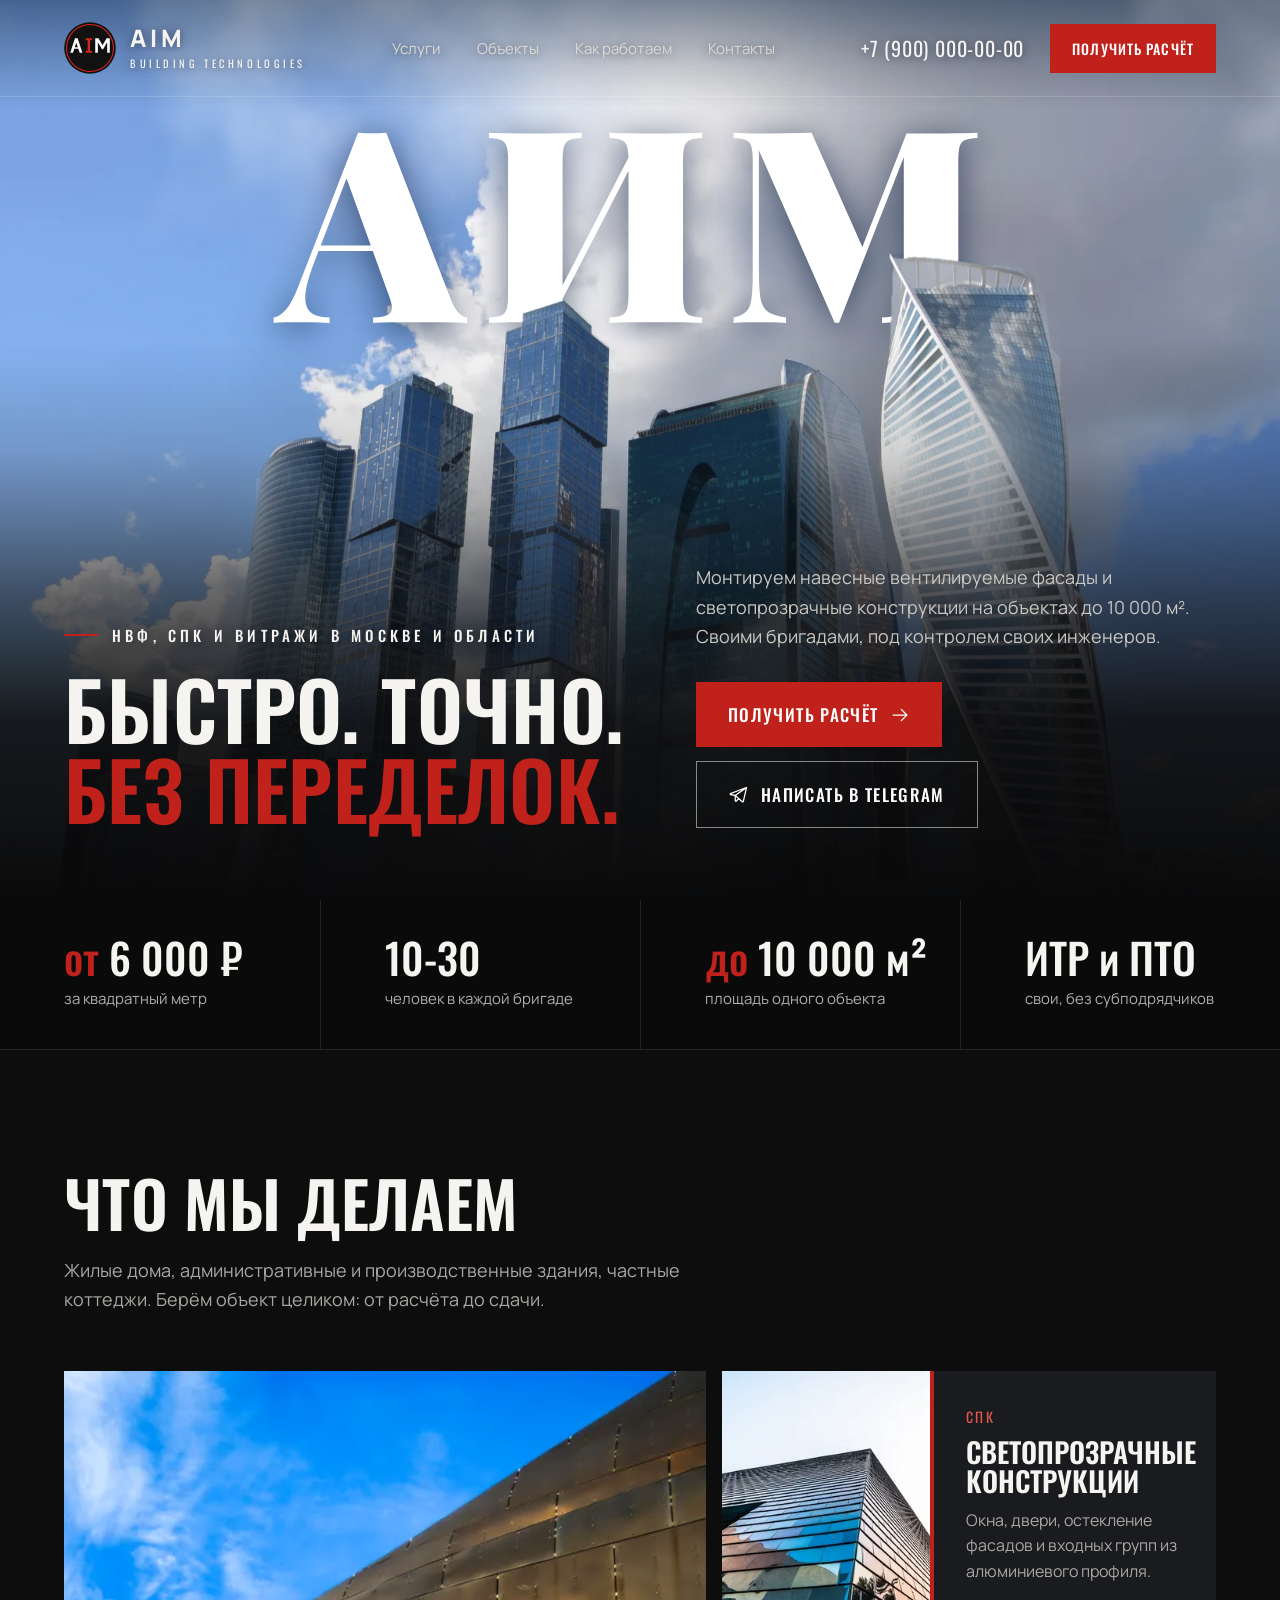
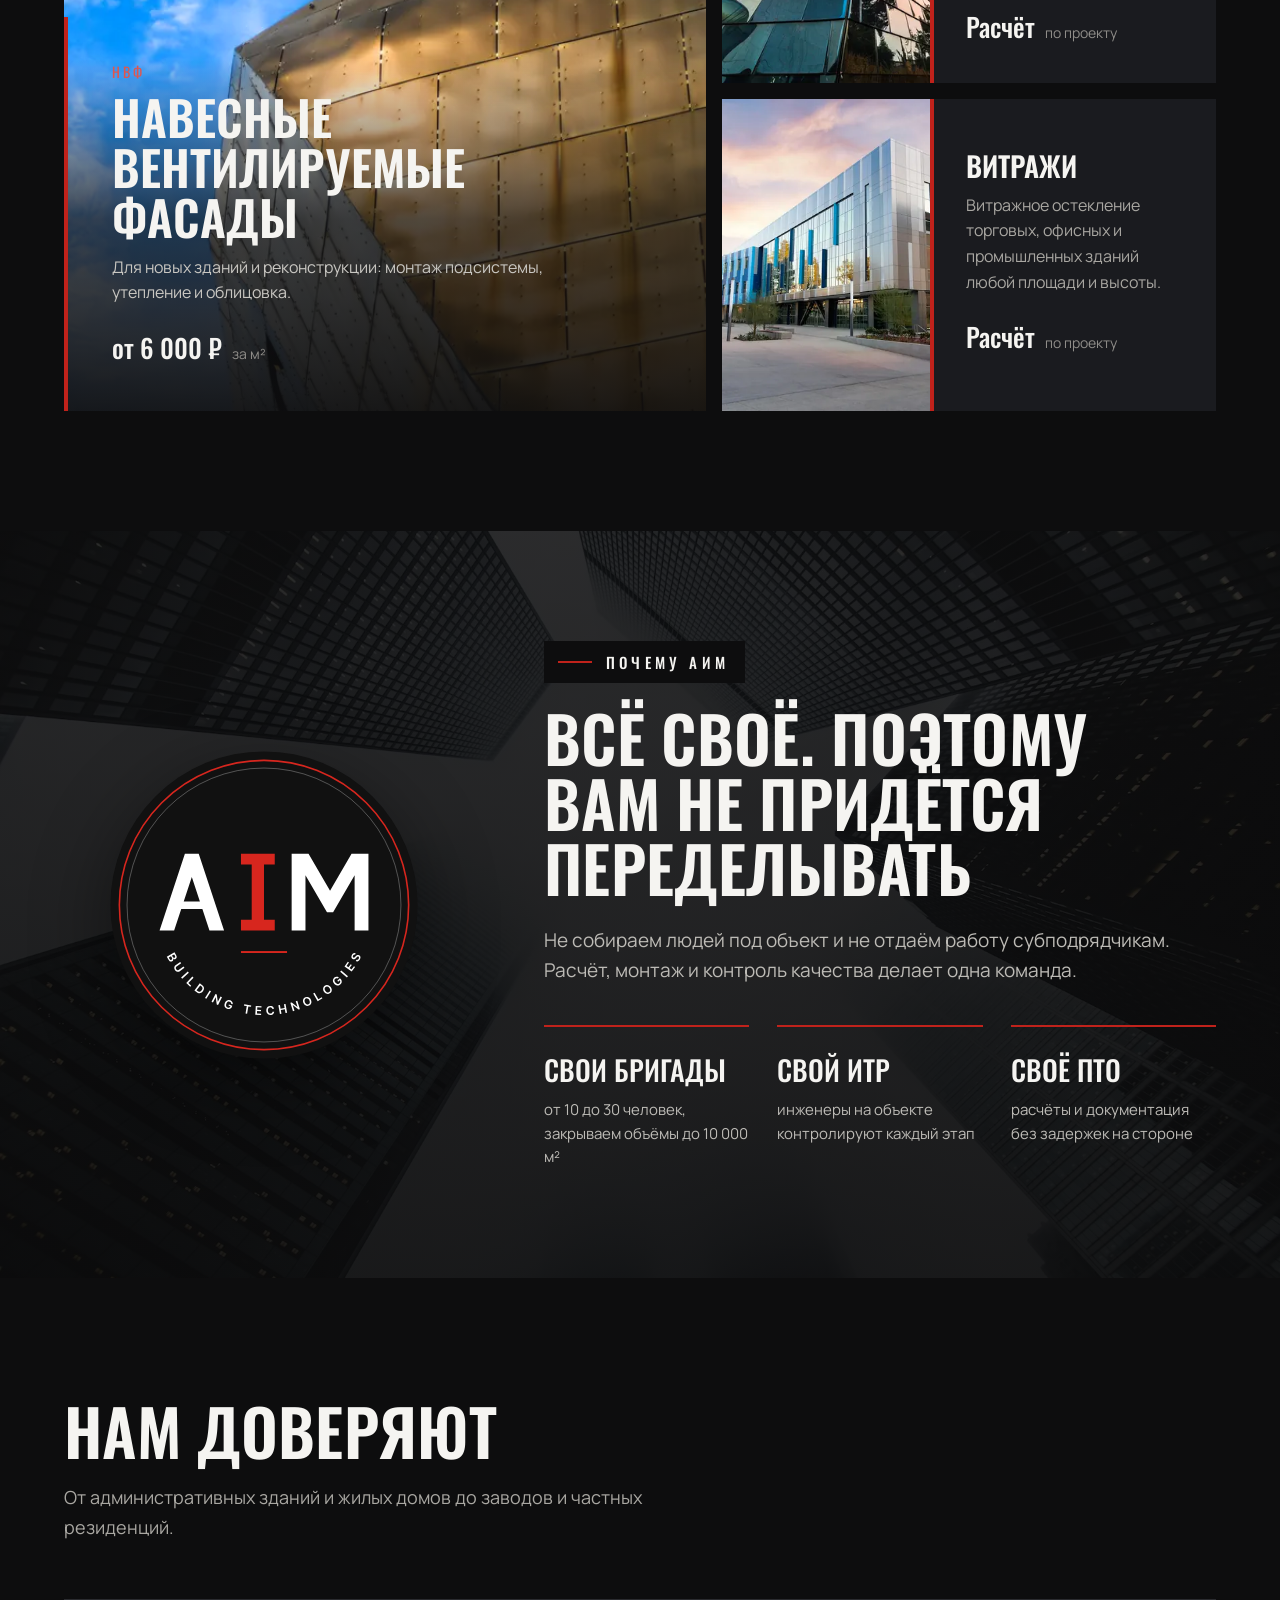
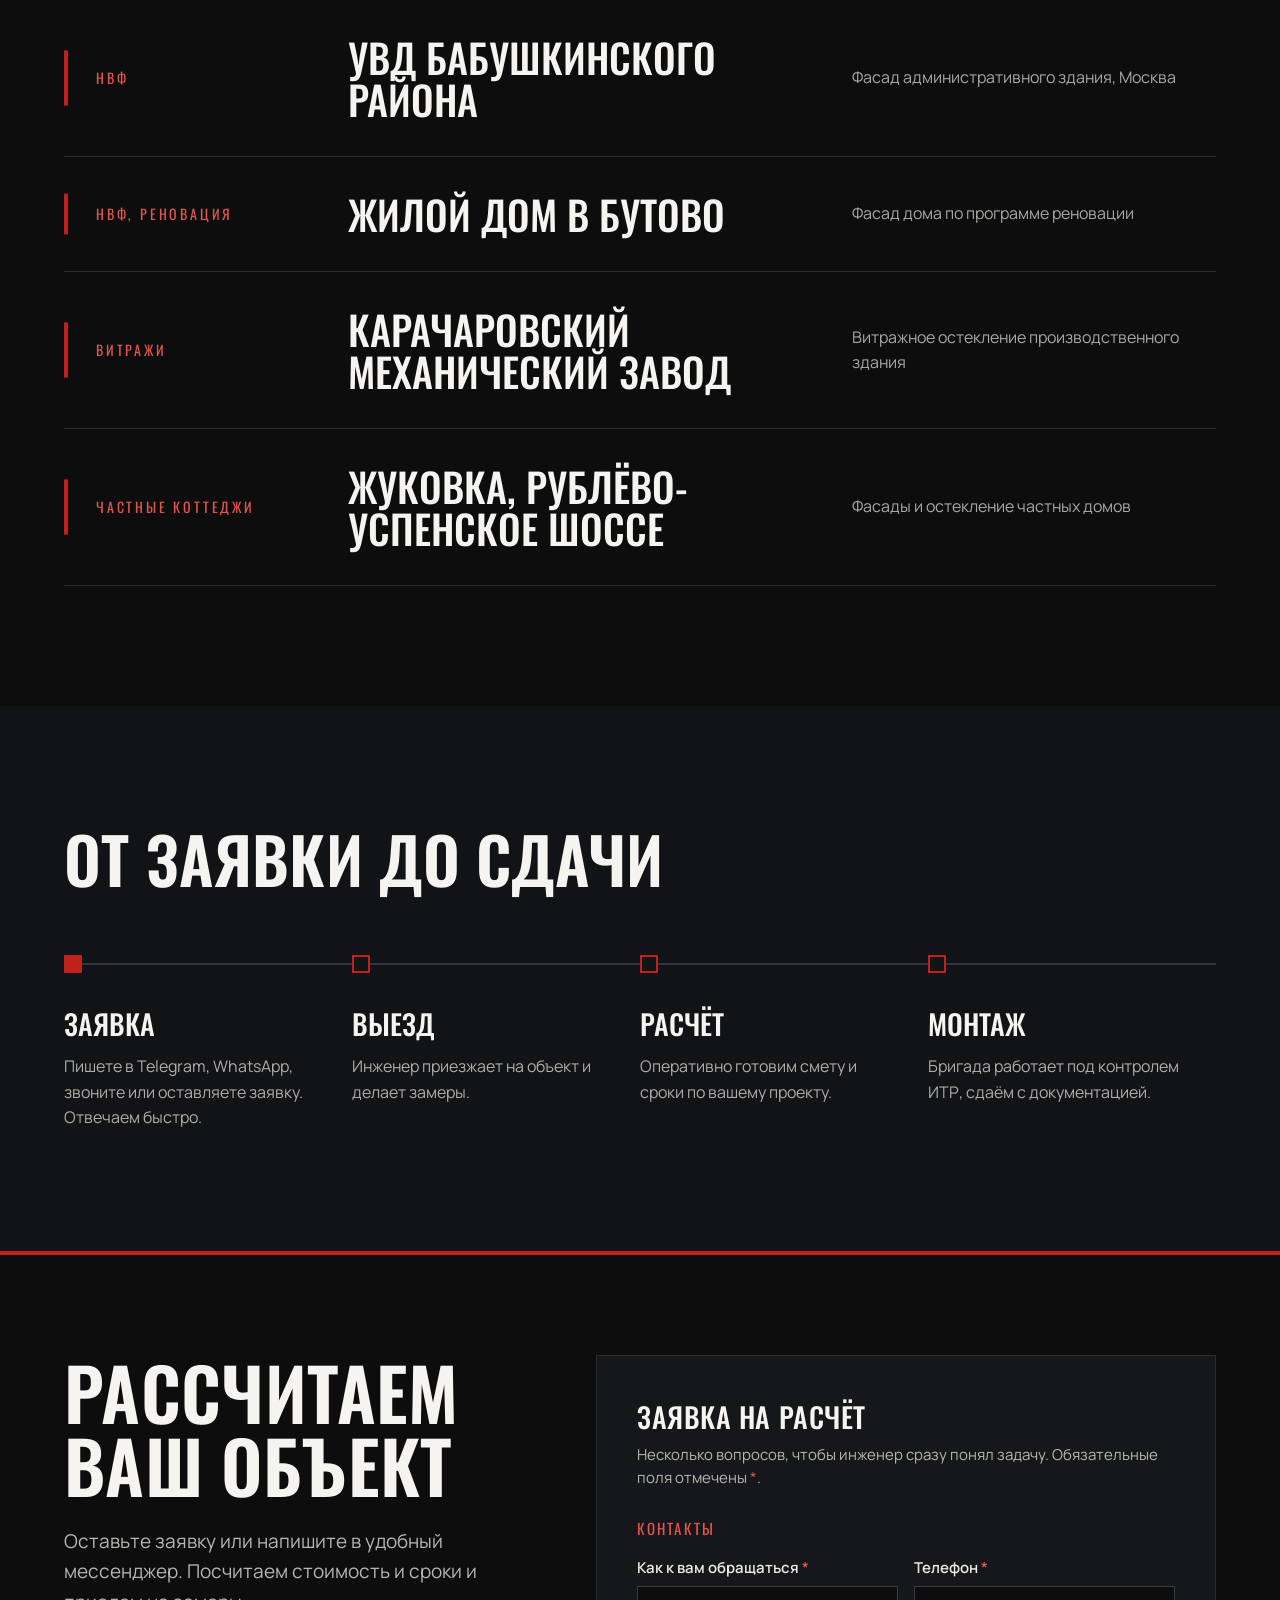
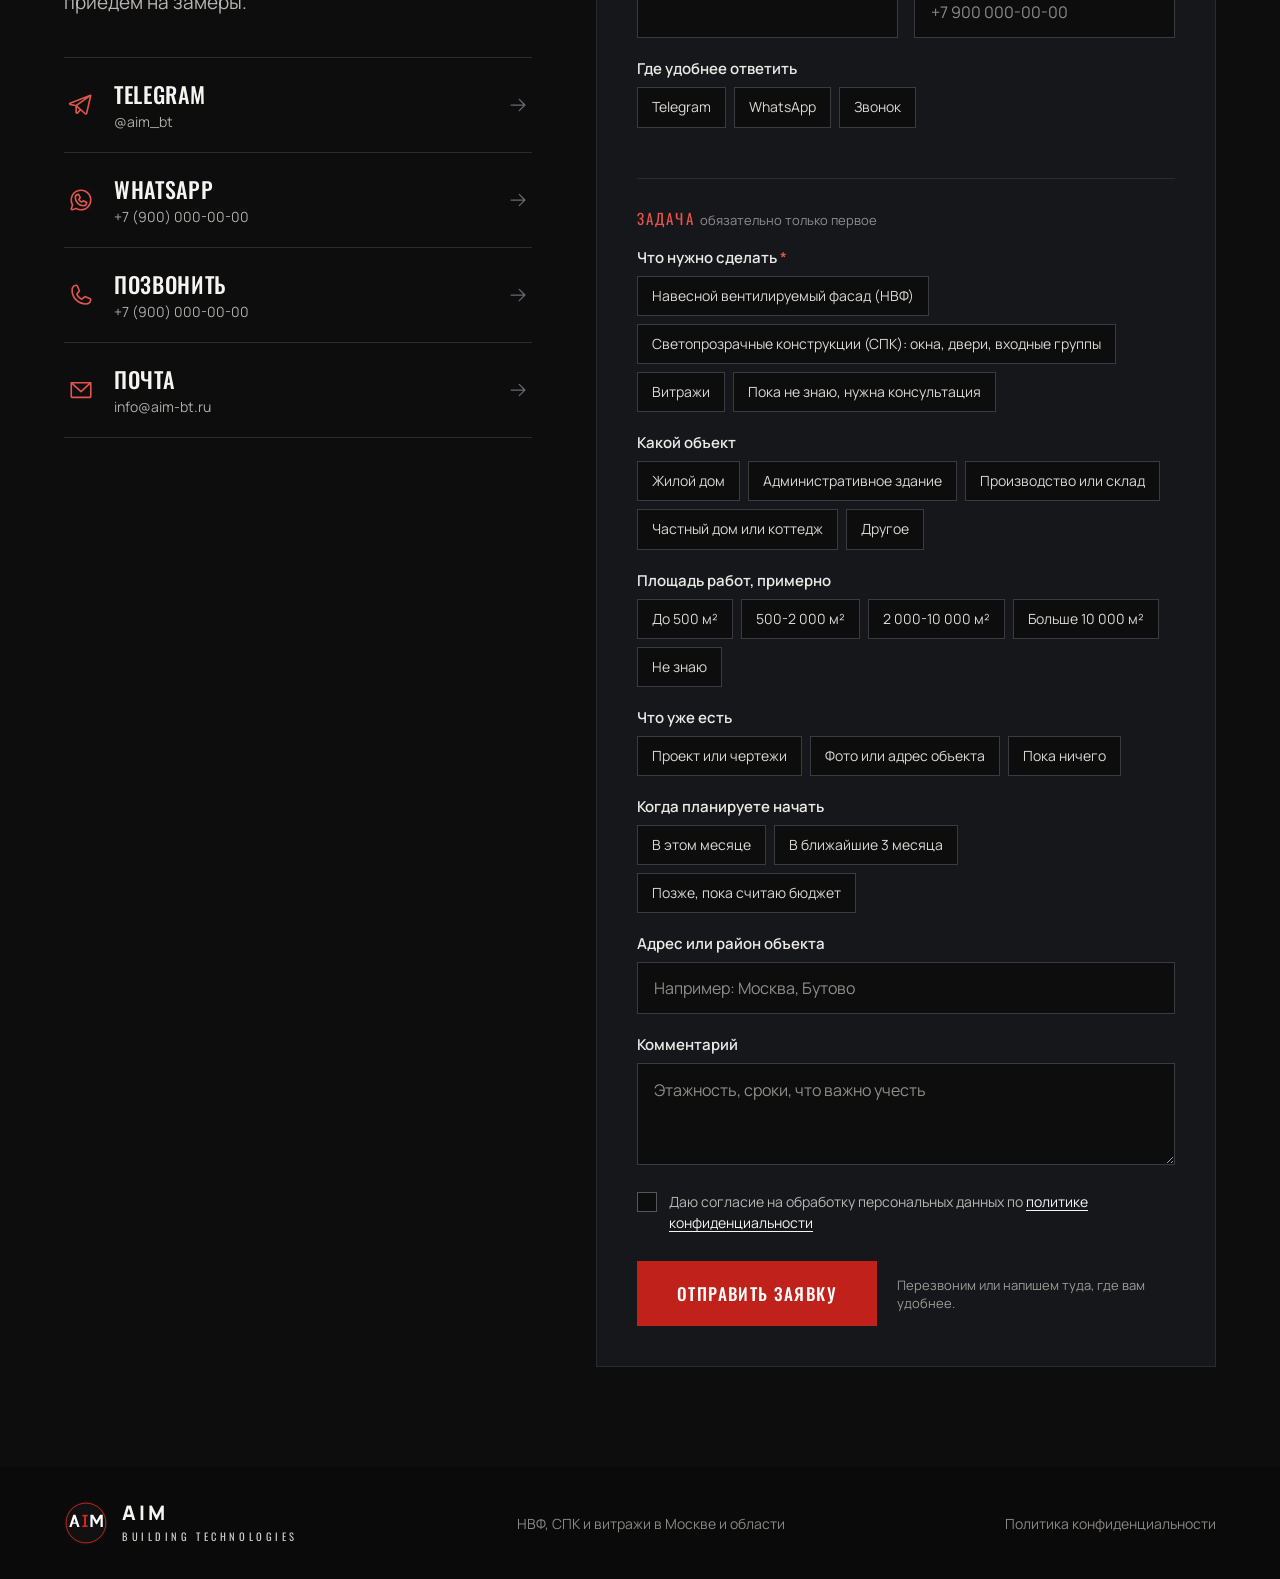
<file: index.html>
<!doctype html>
<html lang="ru">
<head>
<meta charset="utf-8">
<meta name="viewport" content="width=device-width, initial-scale=1, viewport-fit=cover">
<!-- Контакты и настройки формы: в файле config.js -->
<script src="config.js"></script>
<title>АИМ: навесные фасады, светопрозрачные конструкции и витражи в Москве</title>
<meta name="description" content="АИМ: монтаж навесных вентилируемых фасадов (НВФ), светопрозрачных конструкций (СПК) и витражей в Москве и области. Свои бригады, ИТР и ПТО, без субподрядчиков. От 6 000 ₽ за м². Оперативный расчёт и выезд на объект.">
<meta name="robots" content="noindex, nofollow">
<meta name="theme-color" content="#0D0D0E">
<meta name="format-detection" content="telephone=no">

<!-- ДОМЕН. Когда появится, замените https://YOUR-DOMAIN.ru на адрес сайта
     здесь, в разметке Schema.org ниже, в robots.txt и sitemap.xml,
     и раскомментируйте строку canonical. -->
<!-- <link rel="canonical" href="https://YOUR-DOMAIN.ru/"> -->
<meta property="og:type" content="website">
<meta property="og:locale" content="ru_RU">
<meta property="og:site_name" content="АИМ">
<meta property="og:title" content="АИМ: навесные фасады, СПК и витражи в Москве">
<meta property="og:description" content="Быстро. Точно. Без переделок. Свои бригады, ИТР и ПТО, объекты до 10 000 м². От 6 000 ₽ за м².">
<meta property="og:url" content="https://YOUR-DOMAIN.ru/">
<meta property="og:image" content="https://YOUR-DOMAIN.ru/img/og-city.jpg">
<meta property="og:image:width" content="1200">
<meta property="og:image:height" content="630">
<meta property="og:image:alt" content="АИМ: навесные вентилируемые фасады, светопрозрачные конструкции и витражи">
<meta name="twitter:card" content="summary_large_image">

<link rel="icon" href="favicon.ico?v=3" sizes="48x48">
<link rel="icon" href="favicon.svg?v=3" type="image/svg+xml">
<link rel="apple-touch-icon" href="apple-touch-icon.png?v=3">
<link rel="manifest" href="site.webmanifest?v=3">
<link rel="stylesheet" href="css/form.css">

<link rel="preload" href="fonts/oswald.woff2" as="font" type="font/woff2" crossorigin>
<link rel="preload" href="fonts/manrope.woff2" as="font" type="font/woff2" crossorigin>
<link rel="preload" href="fonts/playfair-aim.woff2" as="font" type="font/woff2" crossorigin>

<script type="application/ld+json" id="ld-org">
{
  "@context": "https://schema.org",
  "@type": "GeneralContractor",
  "@id": "https://YOUR-DOMAIN.ru/#company",
  "name": "АИМ",
  "alternateName": "AIM Building Technologies",
  "description": "Монтаж навесных вентилируемых фасадов (НВФ), светопрозрачных конструкций (СПК) и витражей в Москве и Московской области. Свои бригады от 10 до 30 человек, свой ИТР и ПТО, без субподрядчиков.",
  "url": "https://YOUR-DOMAIN.ru/",
  "logo": "https://YOUR-DOMAIN.ru/img/icon-512.png",
  "image": "https://YOUR-DOMAIN.ru/img/og-city.jpg",
  "telephone": "+79000000000",
  "email": "info@aim-bt.ru",
  "priceRange": "от 6 000 ₽ за м²",
  "currenciesAccepted": "RUB",
  "address": {"@type": "PostalAddress", "addressLocality": "Москва", "addressCountry": "RU"},
  "areaServed": [
    {"@type": "City", "name": "Москва"},
    {"@type": "AdministrativeArea", "name": "Московская область"}
  ],
  "sameAs": ["https://t.me/ЗАГЛУШКА", "https://wa.me/79000000000"],
  "hasOfferCatalog": {
    "@type": "OfferCatalog",
    "name": "Услуги",
    "itemListElement": [
      {"@type": "Offer", "itemOffered": {"@type": "Service", "name": "Навесные вентилируемые фасады (НВФ)", "areaServed": "Москва и Московская область"},
       "priceSpecification": {"@type": "UnitPriceSpecification", "minPrice": 6000, "priceCurrency": "RUB", "unitText": "м²"}},
      {"@type": "Offer", "itemOffered": {"@type": "Service", "name": "Светопрозрачные конструкции (СПК)", "areaServed": "Москва и Московская область"}},
      {"@type": "Offer", "itemOffered": {"@type": "Service", "name": "Витражное остекление", "areaServed": "Москва и Московская область"}}
    ]
  }
}
</script>

<!-- Яндекс.Метрика. Вставьте номер счётчика вместо XXXXXXXX и раскомментируйте блок.
<script type="text/javascript">
   (function(m,e,t,r,i,k,a){m[i]=m[i]||function(){(m[i].a=m[i].a||[]).push(arguments)};
   m[i].l=1*new Date();
   for (var j = 0; j < document.scripts.length; j++) {if (document.scripts[j].src === r) { return; }}
   k=e.createElement(t),a=e.getElementsByTagName(t)[0],k.async=1,k.src=r,a.parentNode.insertBefore(k,a)})
   (window, document, "script", "https://mc.yandex.ru/metrika/tag.js", "ym");
   ym(XXXXXXXX, "init", {clickmap:true, trackLinks:true, accurateTrackBounce:true, webvisor:true});
</script>
<noscript><div><img src="https://mc.yandex.ru/watch/XXXXXXXX" style="position:absolute; left:-9999px;" alt=""></div></noscript>
/Яндекс.Метрика -->

<style>
@font-face{font-family:Osw;src:url(fonts/oswald.woff2) format("woff2");font-weight:200 700;font-display:swap}
@font-face{font-family:Man;src:url(fonts/manrope.woff2) format("woff2");font-weight:200 800;font-display:swap}
@font-face{font-family:Play;src:url(fonts/playfair-aim.woff2) format("woff2");font-weight:400 900;font-display:block}

/* Слои по высоте: шапка 20, меню 19. Блоки с внутренними слоями изолированы (isolation), чтобы не перекрывать шапку. */
:root{--k:#0D0D0E;--k0:#0A0A0B;--g1:#121316;--g2:#16171A;--g3:#1A1B1F;--w:#F5F4F1;--mut:#A9A7A2;--r:#C0221B;--r-txt:#E2554C;--line:#2A2B2F;--pad:64px;--hdr:79px;
 --osw:Osw,"Arial Narrow",Arial,sans-serif;--man:Man,"Segoe UI",Arial,sans-serif;--play:Play,Georgia,"Times New Roman",serif;--ease:cubic-bezier(.16,1,.3,1)}
*,*::before,*::after{box-sizing:border-box}
html{scroll-behavior:smooth;-webkit-text-size-adjust:100%}
body{margin:0;font-family:var(--man);color:var(--w);background:var(--k);overflow-x:clip}
a{color:inherit;text-decoration:none}
img{display:block;max-width:100%}
h1,h2,h3,p{overflow-wrap:break-word}
:focus-visible{outline:2px solid var(--w);outline-offset:3px}
.vh{position:absolute;width:1px;height:1px;overflow:hidden;clip:rect(0 0 0 0);white-space:nowrap}
.ic{width:22px;height:22px;flex:none}

.btn{display:inline-flex;align-items:center;justify-content:center;gap:12px;white-space:nowrap;background:var(--r);color:#fff;padding:20px 32px;border:0;cursor:pointer;font-family:var(--osw);font-weight:500;font-size:17px;letter-spacing:.08em;text-transform:uppercase;transition:background-color .25s,border-color .25s,color .25s,transform .25s var(--ease),box-shadow .25s}
.btn:hover{background:#D42C24;transform:translateY(-2px);box-shadow:0 12px 24px -12px rgba(192,34,27,.7)}
.btn:active{transform:translateY(0) scale(.98);box-shadow:none}
.btn .ic{width:20px;height:20px;transition:transform .25s var(--ease)}
.btn:hover .ic.mv{transform:translateX(4px)}
.btn.o{background:transparent;border:1px solid rgba(255,255,255,.5)}
.btn.o:hover{background:#F5F4F1;border-color:#F5F4F1;color:#0D0D0E;box-shadow:none}
.h2{font-family:var(--osw);font-weight:600;font-size:64px;line-height:1.02;text-transform:uppercase;margin:0;letter-spacing:.005em}
.intro{margin:20px 0 0;max-width:60ch;font-size:18px;line-height:1.65;color:var(--mut)}
.eyebrow{font-family:var(--osw);font-weight:500;font-size:15px;letter-spacing:.28em;text-transform:uppercase;display:inline-flex;align-items:center;gap:14px;margin-bottom:22px}
.eyebrow::before{content:"";width:34px;height:2px;background:var(--r);flex:none}
section{position:relative}
.sec{padding:120px var(--pad)}

/* ---------- шапка ---------- */
.hdr{position:fixed;left:0;right:0;top:0;z-index:20;display:flex;align-items:center;justify-content:space-between;gap:24px;padding:22px var(--pad);border-bottom:1px solid rgba(255,255,255,.14);transition:background-color .3s,padding .3s}
/* пока шапка прозрачная и под ней светлое небо: тень для читаемости текста */
.hdr:not(.fix):not(.open) .brand div,.hdr:not(.fix):not(.open) .nav,.hdr:not(.fix):not(.open) .tel{text-shadow:0 1px 10px rgba(5,20,45,.55)}
.hdr:not(.fix):not(.open) .brand span{color:#F5F4F1}
.hdr.fix,.hdr.open{background:rgba(13,13,14,.94);-webkit-backdrop-filter:blur(8px);backdrop-filter:blur(8px);padding-top:14px;padding-bottom:14px}
.brand{display:flex;align-items:center;gap:14px;flex:none}
.brand img{width:52px;height:52px}
.brand b{display:block;font-family:var(--man);font-weight:800;font-size:24px;letter-spacing:.16em;line-height:1}
.brand span{display:block;font-family:var(--osw);font-size:10.5px;letter-spacing:.34em;margin-top:5px;color:#CFCDC8}
.nav{display:flex;gap:36px;font-size:15px;color:#DAD8D3}
.nav a{position:relative;padding:8px 0;transition:color .2s}
.nav a::after{content:"";position:absolute;left:0;right:0;bottom:2px;height:2px;background:var(--r);transform:scaleX(0);transform-origin:left;transition:transform .3s var(--ease)}
.nav a:hover{color:#fff}.nav a:hover::after{transform:scaleX(1)}
.hr{display:flex;align-items:center;gap:26px}
.tel{font-family:var(--osw);font-size:20px;letter-spacing:.04em;white-space:nowrap;transition:color .2s}
.tel:hover{color:var(--r-txt)}
.hr .btn{padding:14px 22px;font-size:14px}
.burger{display:none;width:44px;height:44px;margin-right:-10px;padding:0;border:0;background:none;color:#fff;cursor:pointer;position:relative}
.burger i{position:absolute;left:11px;right:11px;height:2px;background:currentColor;transition:transform .25s,opacity .25s}
.burger i:nth-child(1){top:15px}.burger i:nth-child(2){top:21px}.burger i:nth-child(3){top:27px}
.hdr.open .burger i:nth-child(1){transform:translateY(6px) rotate(45deg)}
.hdr.open .burger i:nth-child(2){opacity:0}
.hdr.open .burger i:nth-child(3){transform:translateY(-6px) rotate(-45deg)}
.menu{display:none}

/* ---------- первый экран: те же слои, что в варианте 1 ---------- */
.hero{position:relative;height:clamp(660px,100dvh,1000px);overflow:hidden;background:var(--k0);container-type:inline-size;--hr:clamp(520px,38.9vw,560px);--hg:64px}
.stage{position:absolute;top:-8cqw;left:-5%;width:110%;aspect-ratio:2800/2263}
.stage img{position:absolute;inset:0;width:100%;height:100%}
/* Облака: полоса неба (кадр + зеркальная копия), бесконечно плывёт влево и плавно растворяется книзу */
.clouds{position:absolute;top:0;left:0;width:400%;height:36%;opacity:.6;background:url(img/clouds-alpha-2800.png) repeat-x 0 0/50% 100%;background-image:image-set(url(img/clouds-alpha-2800.webp) type("image/webp"),url(img/clouds-alpha-2800.png) type("image/png"));-webkit-mask-image:linear-gradient(to bottom,#000 55%,transparent);mask-image:linear-gradient(to bottom,#000 55%,transparent)}
@media (max-width:767px){.clouds{background-image:url(img/clouds-alpha-1400.png);background-image:image-set(url(img/clouds-alpha-1400.webp) type("image/webp"),url(img/clouds-alpha-1400.png) type("image/png"))}}
.bigword{position:absolute;left:0;right:0;top:14cqw;text-align:center;font-family:var(--play);font-weight:900;font-size:min(21cqw,420px);line-height:1;letter-spacing:.06em;color:#fff;text-shadow:0 6px 30px rgba(6,24,56,.45),0 18px 60px rgba(6,24,56,.3);pointer-events:none;user-select:none}
.bigword .bw{display:inline-block}
/* Отражения неба в стекле: слой виден только на зданиях (маска = вырезанные здания),
   облачные разводы медленно плывут, по стеклу изредка проходит мягкий блик */
.refl{position:absolute;inset:0;overflow:hidden;pointer-events:none;mix-blend-mode:screen;opacity:.75;
 -webkit-mask:url(img/city-fg-1400.webp) 0 0/100% 100% no-repeat;mask:url(img/city-fg-1400.webp) 0 0/100% 100% no-repeat}
.refl i{position:absolute;top:0;left:0;width:400%;height:100%;background:url(img/reflect-1400.png) repeat-x 0 0/50% 100%;
 background-image:image-set(url(img/reflect-2800.webp) type("image/webp"),url(img/reflect-1400.png) type("image/png"))}
.refl::after{content:"";position:absolute;inset:0;background:linear-gradient(100deg,transparent 42%,rgba(255,255,255,.75) 50%,transparent 58%);transform:translateX(-110%)}
.bigword{will-change:transform}
/* затемнение под светлое небо: сверху лёгкое (для шапки), снизу плотное (для текста) */
.shade{position:absolute;inset:0;background:linear-gradient(to bottom,rgba(13,13,14,.35) 0%,rgba(13,13,14,0) 12%),linear-gradient(to top,rgba(10,10,11,1) 0%,rgba(10,10,11,.92) 20%,rgba(10,10,11,.62) 34%,rgba(10,10,11,.18) 50%,rgba(10,10,11,0) 62%)}
.hero .in{position:absolute;left:var(--pad);right:var(--pad);bottom:72px;display:grid;grid-template-columns:minmax(0,1fr) var(--hr);gap:var(--hg);align-items:end}
.hero .eyebrow{color:#F5F4F1;text-shadow:0 1px 12px rgba(0,0,0,.6)}
h1{font-family:var(--osw);font-weight:600;font-size:min(92px,(100cqw - var(--hr) - var(--hg) - 2 * var(--pad)) / 7.1);line-height:1;text-transform:uppercase;margin:0;letter-spacing:.005em;white-space:nowrap}
h1 span{color:var(--r)}
.hero .lead{font-size:18px;line-height:1.65;color:#C9C7C2;max-width:560px;margin:0 0 30px}
.ctas{display:flex;flex-wrap:wrap;gap:14px}
@media (prefers-reduced-motion:no-preference){
 .clouds{animation:drift 150s linear infinite;will-change:transform}
 @keyframes drift{to{transform:translate3d(-50%,0,0)}}
 .refl i{animation:drift 110s linear infinite reverse;will-change:transform}
 .refl::after{animation:glint 11s cubic-bezier(.45,0,.25,1) 2.5s infinite}
 @keyframes glint{0%{transform:translateX(-110%)}30%,100%{transform:translateX(110%)}}
 .bigword .bw{animation:rise 1.8s var(--ease) .15s both}
 @keyframes rise{from{transform:translateY(34%);opacity:0}35%{opacity:1}to{transform:none;opacity:1}}
}

/* ---------- цифры: отдельной полосой под первым экраном ---------- */
.facts{display:grid;grid-template-columns:repeat(4,1fr);margin:0;background:var(--k0);border-bottom:1px solid #222327}
.facts div{padding:36px 24px 40px var(--pad);border-left:1px solid #222327}
.facts div:first-child{border-left:0}
.facts dt{font-family:var(--osw);font-weight:500;font-size:clamp(30px,3.3vw,48px);line-height:1;white-space:nowrap}
.facts dt em{font-style:normal;color:var(--r)}
.facts dd{margin:10px 0 0;font-size:15px;color:#AFADA8}

/* ---------- услуги: одна большая плитка и две поменьше ---------- */
.svc{display:grid;grid-template-columns:1.3fr 1fr;grid-template-rows:1fr 1fr;gap:16px;margin-top:56px}
.tile{position:relative;overflow:hidden;background:var(--g3);isolation:isolate}
.tile img{width:100%;height:100%;object-fit:cover;filter:saturate(1.05);transition:transform .9s var(--ease),filter .4s}
.tile:hover img{transform:scale(1.05);filter:saturate(1.15) brightness(1.04)}
.tile h3{font-family:var(--osw);font-weight:600;font-size:34px;text-transform:uppercase;margin:0 0 12px;line-height:1.05}
.tile p{margin:0;font-size:16px;line-height:1.6;color:var(--mut);max-width:44ch}
abbr[title]{text-decoration:none;cursor:help}
.tile .ab{display:block;font-family:var(--osw);font-size:14px;letter-spacing:.2em;text-transform:uppercase;color:var(--r-txt);margin-bottom:10px}
.tile .pr{display:flex;align-items:baseline;gap:10px;margin-top:22px}
.tile .pr b{font-family:var(--osw);font-weight:500;font-size:26px}
.tile .pr span{font-size:14px;color:#8F8D89}
.tile.big{grid-row:1/3;min-height:640px;display:flex;align-items:flex-end}
.tile.big picture{position:absolute;inset:0}
.tile.big::before{content:"";position:absolute;inset:0;z-index:1;background:linear-gradient(to top,rgba(13,13,14,.94) 0%,rgba(13,13,14,.72) 30%,rgba(13,13,14,0) 55%)}
.tile.big .t{position:relative;z-index:2;padding:44px;border-left:4px solid var(--r)}
.tile.big h3{font-size:48px}
.tile.big p{color:#C9C7C2}
.tile.sm{display:grid;grid-template-columns:42% 1fr}
.tile.sm h3{font-size:28px}
.tile.sm .t{padding:32px 32px 34px;border-left:4px solid var(--r);display:flex;flex-direction:column;justify-content:center}

/* ---------- почему AIM ---------- */
.why{display:grid;grid-template-columns:400px 1fr;gap:80px;align-items:center;overflow:hidden;isolation:isolate;padding:110px var(--pad)}
.why-bg,.why-bg img{position:absolute;inset:0;width:100%;height:100%;object-fit:cover;z-index:-2}
.why::before{content:"";position:absolute;inset:0;z-index:-1;background:linear-gradient(rgba(10,10,11,.86),rgba(10,10,11,.93))}
.emb{display:flex;flex-direction:column;align-items:center}
.emb img{width:320px;height:320px;filter:drop-shadow(0 24px 40px rgba(0,0,0,.45))}
.why .eyebrow{background:var(--k);padding:10px 16px 10px 14px}
.why p.l{font-size:19px;line-height:1.6;max-width:62ch;margin:24px 0 40px;color:#BDBBB6}
.three{display:grid;grid-template-columns:repeat(3,1fr);gap:28px}
.three div{border-top:2px solid var(--r);padding-top:22px}
.three h3{font-family:var(--osw);font-weight:500;font-size:28px;text-transform:uppercase;margin:0 0 8px}
.three p{margin:0;font-size:15px;line-height:1.55;color:#BDBBB6}

/* ---------- объекты: список строк, в каждую можно добавить фото ---------- */
.olist{list-style:none;margin:56px 0 0;padding:0;border-top:1px solid var(--line)}
.orow{position:relative;isolation:isolate;display:grid;grid-template-columns:220px minmax(0,1fr) minmax(0,340px);gap:32px;align-items:center;padding:36px 24px 36px 32px;border-bottom:1px solid var(--line);transition:background-color .3s}
.orow::before{content:"";position:absolute;left:0;top:-1px;bottom:-1px;width:4px;background:var(--r);transform:scaleY(.35);transition:transform .35s var(--ease)}
.orow:hover{background:var(--g2)}
.orow:hover::before{transform:scaleY(1)}
.orow .tp{font-family:var(--osw);font-size:14px;letter-spacing:.2em;text-transform:uppercase;color:var(--r-txt)}
.orow h3{font-family:var(--osw);font-weight:500;font-size:40px;line-height:1.05;text-transform:uppercase;margin:0;transition:transform .35s var(--ease)}
.orow:hover h3{transform:translateX(8px)}
.orow p{margin:0;font-size:16px;line-height:1.55;color:var(--mut)}
.ob-ph{display:none}
/* С фото: добавьте строке класс has-photo (см. комментарий в разметке) */
.orow.has-photo{grid-template-columns:220px 200px minmax(0,1fr) minmax(0,300px)}
.orow.has-photo .ob-ph{display:block;aspect-ratio:3/2;overflow:hidden;order:-1;grid-column:2;grid-row:1}
.orow.has-photo .ob-ph img{width:100%;height:100%;object-fit:cover}

/* ---------- как работаем: линия этапов ---------- */
.st{background:var(--g1)}
.tl{list-style:none;margin:64px 0 0;padding:0;display:grid;grid-template-columns:repeat(4,1fr);position:relative}
.tl::before{content:"";position:absolute;left:0;right:0;top:8px;height:2px;background:#34353A;transform-origin:left}
.tl li{position:relative;padding:48px 36px 0 0}
.tl li::before{content:"";position:absolute;left:0;top:0;width:18px;height:18px;background:var(--g1);border:2px solid var(--r)}
.tl li:first-child::before{background:var(--r)}
.tl h3{font-family:var(--osw);font-weight:500;font-size:28px;text-transform:uppercase;margin:0 0 10px}
.tl p{margin:0;font-size:16px;line-height:1.6;color:#AFADA8;max-width:30ch}

/* ---------- контакты и заявка ---------- */
.ct{border-top:4px solid var(--r);padding:100px var(--pad);display:grid;grid-template-columns:minmax(0,1fr) minmax(0,620px);gap:64px;align-items:start}
.ct-l{position:sticky;top:calc(var(--hdr) + 40px)}
.ct-l .h2{font-size:72px}
.ct-l p{font-size:19px;line-height:1.6;margin:24px 0 0;max-width:46ch;color:#B8B6B1}
.cl{list-style:none;margin:40px 0 0;padding:0;border-top:1px solid var(--line)}
.cl a{display:grid;grid-template-columns:28px 1fr auto;align-items:center;gap:18px;padding:20px 4px;border-bottom:1px solid var(--line);transition:background-color .25s,padding .3s var(--ease)}
.cl a:hover{background:var(--g2);padding-left:14px}
.cl .ic{width:26px;height:26px;color:var(--r-txt)}
.cl b{display:block;font-family:var(--osw);font-weight:500;font-size:22px;text-transform:uppercase;letter-spacing:.03em}
.cl span{font-size:14px;color:#AFADA8}
.cl .go{width:20px;height:20px;color:#6A6B70;transition:color .25s,transform .25s var(--ease)}
.cl a:hover .go{color:#fff;transform:translateX(4px)}

footer{display:flex;justify-content:space-between;align-items:center;gap:24px;padding:34px var(--pad);font-size:14px;color:#8A8884;background:var(--k0)}
footer .brand b{font-size:20px;color:var(--w)}
footer .brand img{width:44px;height:44px}
footer a:hover{color:var(--w)}

/* ---------- появление при прокрутке (включается скриптом, если движение не отключено) ---------- */
.rv-on [data-reveal]{opacity:0;transform:translateY(28px);transition:opacity .8s var(--ease),transform .8s var(--ease);transition-delay:calc(var(--i,0) * 90ms)}
.rv-on [data-reveal].in{opacity:1;transform:none}
.rv-on .tl[data-reveal]{opacity:1;transform:none}
.rv-on .tl::before{transform:scaleX(0);transition:transform 1.4s var(--ease) .2s}
.rv-on .tl li{opacity:0;transform:translateY(16px);transition:opacity .7s var(--ease),transform .7s var(--ease);transition-delay:calc(.35s + var(--i,0) * 160ms)}
.rv-on .tl.in::before{transform:none}
.rv-on .tl.in li{opacity:1;transform:none}

/* ======================= адаптив ======================= */
@media (max-width:1279px){
 :root{--pad:40px}
 .h2{font-size:56px}.ct-l .h2{font-size:60px}
 .hero{--hr:clamp(436px,40vw,480px);--hg:48px}
 .hero .lead{font-size:16px;margin-bottom:24px}
 .hero .btn{padding:16px 20px;font-size:15px}
 .why{grid-template-columns:300px 1fr;gap:56px}
 .emb img{width:240px;height:240px}
 .three h3{font-size:24px}
 .orow{grid-template-columns:180px minmax(0,1fr) minmax(0,280px)}
 .orow h3{font-size:32px}
 .tile.big h3{font-size:40px}
 .ct{grid-template-columns:minmax(0,1fr) minmax(0,540px);gap:48px}
}
@media (max-width:1179px){
 .nav{display:none}
 .burger{display:block}
 .menu{position:fixed;left:0;right:0;top:var(--hdr);z-index:19;background:var(--k);border-bottom:1px solid rgba(255,255,255,.14);padding:12px var(--pad) 28px;flex-direction:column;max-height:calc(100dvh - var(--hdr));overflow:auto}
 .hdr.open + .menu{display:flex}
 .menu a{font-family:var(--osw);font-size:24px;text-transform:uppercase;letter-spacing:.03em;padding:14px 0;border-bottom:1px solid #222327}
 .menu .tel,.menu .btn{display:none}
}
@media (max-width:1023px){
 .h2{font-size:48px}
 .sec{padding:96px var(--pad)}
 .hero{--k:1.5;height:auto;padding:calc(var(--k) * 44%) 0 0}
 .stage{top:0;width:calc(var(--k) * 100%);left:calc((1 - var(--k)) * 50%)}
 .bigword{top:24cqw;font-size:26cqw}
 .shade{bottom:auto;height:calc(var(--k) * 80.82cqw);background:linear-gradient(to bottom,rgba(13,13,14,.35) 0%,rgba(13,13,14,0) 14%),linear-gradient(to top,rgba(10,10,11,1) 0%,rgba(10,10,11,.9) 20%,rgba(10,10,11,.5) 36%,rgba(10,10,11,0) 56%)}
 .hero .in{position:relative;left:auto;right:auto;bottom:auto;display:block;padding:0 var(--pad) 56px}
 h1{font-size:clamp(46px,9vw,80px);margin-bottom:28px}
 .facts{grid-template-columns:1fr 1fr}
 .facts div{padding:26px 16px 28px var(--pad)}
 .facts div:nth-child(3){border-left:0}
 .facts div:nth-child(-n+2){border-bottom:1px solid #222327}
 .svc{grid-template-columns:1fr;grid-template-rows:none}
 .tile.big{grid-row:auto;min-height:520px}
 .why{grid-template-columns:1fr;gap:48px;padding:88px var(--pad)}
 .emb{flex-direction:row;gap:28px;justify-self:start}
 .emb img{width:150px;height:150px}
 .orow,.orow.has-photo{grid-template-columns:1fr;gap:10px;padding:28px 16px 28px 28px}
 .orow.has-photo .ob-ph{grid-column:auto;grid-row:auto;order:-1;margin-bottom:8px}
 .tl{grid-template-columns:1fr 1fr;row-gap:48px}
 .tl::before{display:none}
 .ct{grid-template-columns:1fr;gap:48px;padding:80px var(--pad)}
 .ct-l{position:static}
 footer{flex-wrap:wrap}
}
@media (max-width:767px){
 :root{--pad:16px;--hdr:65px}
 html{scroll-padding-top:var(--hdr)}
 .hdr{padding:12px var(--pad)}
 .hdr.fix,.hdr.open{padding-top:12px;padding-bottom:12px}
 .brand{gap:10px}.brand img{width:42px;height:42px}.brand b{font-size:19px}
 .brand span{font-size:8.5px;letter-spacing:.3em;margin-top:4px}
 .hr .tel,.hr .btn{display:none}
 .menu .tel{display:block;font-size:24px;border-bottom:0;padding:22px 0 16px}
 .menu .btn{display:flex;font-size:16px;padding:18px 24px;border:0}
 .h2{font-size:clamp(34px,10vw,44px)}
 .intro{font-size:16px}
 .sec{padding:72px var(--pad)}
 .btn{padding:18px 24px;font-size:16px}
 .eyebrow{font-size:13px;letter-spacing:.22em;margin-bottom:16px;gap:12px}
 .hero .eyebrow{font-size:12px;letter-spacing:.12em}
 .eyebrow::before{width:26px}
 .hero{--k:1.8;padding-top:calc(var(--k) * 43%)}
 .bigword{top:29cqw;font-size:29cqw}
 .shade{background:linear-gradient(to bottom,rgba(13,13,14,.4) 0%,rgba(13,13,14,0) 16%),linear-gradient(to top,rgba(10,10,11,1) 0%,rgba(10,10,11,.88) 20%,rgba(10,10,11,.45) 38%,rgba(10,10,11,0) 58%)}
 .hero .in{padding-bottom:40px}
 h1{font-size:clamp(40px,12.4vw,56px);margin-bottom:20px}
 .hero .lead{font-size:16px;margin-bottom:24px}
 .ctas{flex-direction:column;gap:10px}
 .ctas .btn{width:100%}
 .facts div{padding:20px 12px 22px var(--pad)}
 .facts div:nth-child(2n){padding-left:16px}
 .facts dt{font-size:clamp(22px,7vw,30px)}
 .facts dd{font-size:13px;line-height:1.4}
 .svc{margin-top:36px;gap:12px}
 .tile.big{min-height:440px}
 .tile.big .t{padding:26px 22px}
 .tile.big h3{font-size:34px}
 .tile.sm{display:block}
 .tile.sm .p{height:200px}
 .tile.sm .t{border-left:0;border-top:4px solid var(--r);padding:24px 22px 26px}
 .tile h3{font-size:28px}
 .why{padding:72px var(--pad);gap:36px}
 .emb img{width:120px;height:120px}
 .why p.l{font-size:16px;margin:20px 0 28px}
 .three{grid-template-columns:1fr;gap:22px}
 .three h3{font-size:24px}
 .olist{margin-top:36px}
 .orow h3{font-size:26px}
 .orow p{font-size:15px}
 .tl{grid-template-columns:1fr;row-gap:0;margin-top:40px}
 .tl::before{display:block;left:8px;right:auto;top:8px;bottom:8px;width:2px;height:auto;transform-origin:top}
 .rv-on .tl::before{transform:scaleY(0)}
 .rv-on .tl.in::before{transform:none}
 .tl li{padding:0 0 36px 44px}
 .tl li:last-child{padding-bottom:0}
 .tl h3{font-size:24px}
 .tl p{font-size:15px}
 .ct{padding:64px var(--pad) 56px;gap:32px}
 .ct-l .h2{font-size:clamp(36px,11vw,48px)}
 .ct-l p{font-size:16px;margin-top:18px}
 .cl{margin-top:28px}
 footer{flex-direction:column;align-items:flex-start;gap:14px;padding:32px var(--pad) calc(32px + env(safe-area-inset-bottom))}
}
@media (hover:none){.btn:hover,.tile:hover img,.orow:hover h3{transform:none}}
@media (prefers-reduced-motion:reduce){
 html{scroll-behavior:auto}
 *{transition:none!important}
}
</style>
</head>
<body>

<header class="hdr" id="top">
 <a class="brand" href="#top" data-top aria-label="АИМ, наверх">
  <img src="img/aim-mark.svg" width="52" height="52" alt="Логотип АИМ">
  <div><b>AIM</b><span>BUILDING TECHNOLOGIES</span></div>
 </a>
 <nav class="nav" aria-label="Основное меню"><a href="#services">Услуги</a><a href="#objects">Объекты</a><a href="#process">Как работаем</a><a href="#contacts">Контакты</a></nav>
 <div class="hr">
  <a class="tel" href="tel:+79000000000" data-href="phone" data-text="phoneLabel">+7 (900) 000-00-00</a>
  <a class="btn" href="#contacts">Получить расчёт</a>
  <button class="burger" type="button" aria-label="Открыть меню" aria-expanded="false" aria-controls="menu"><i></i><i></i><i></i></button>
 </div>
</header>
<nav class="menu" id="menu" aria-label="Меню">
 <a href="#services">Услуги</a><a href="#objects">Объекты</a><a href="#process">Как работаем</a><a href="#contacts">Контакты</a>
 <a class="tel" href="tel:+79000000000" data-href="phone" data-text="phoneLabel">+7 (900) 000-00-00</a>
 <a class="btn" href="#contacts">Получить расчёт</a>
</nav>

<main>
<section class="hero" aria-labelledby="h1">
 <div class="stage">
  <picture>
   <source type="image/webp" sizes="(max-width:767px) 120vw, (max-width:1023px) 150vw, 130vw" srcset="img/city-bg-800.webp 800w, img/city-bg-1400.webp 1400w, img/city-bg-2000.webp 2000w, img/city-bg-2800.webp 2800w">
   <img src="img/city-bg-1400.jpg" sizes="(max-width:767px) 120vw, (max-width:1023px) 150vw, 130vw" srcset="img/city-bg-800.jpg 800w, img/city-bg-1400.jpg 1400w, img/city-bg-2000.jpg 2000w, img/city-bg-2800.jpg 2800w" width="2800" height="2263" alt="Небо над башнями Москва-Сити" fetchpriority="high">
  </picture>
  <div class="clouds" aria-hidden="true"></div>
  <div class="bigword" aria-hidden="true"><span class="bw">АИМ</span></div>
  <picture>
   <source type="image/webp" sizes="(max-width:767px) 120vw, (max-width:1023px) 150vw, 130vw" srcset="img/city-fg-800.webp 800w, img/city-fg-1400.webp 1400w, img/city-fg-2000.webp 2000w, img/city-fg-2800.webp 2800w">
   <img src="img/city-fg-1400.png" sizes="(max-width:767px) 120vw, (max-width:1023px) 150vw, 130vw" srcset="img/city-fg-800.png 800w, img/city-fg-1400.png 1400w, img/city-fg-2000.png 2000w" width="2800" height="2263" alt="Башни делового центра Москва-Сити" fetchpriority="high">
  </picture>
 <div class="refl" aria-hidden="true"><i></i></div>
 </div>
 <div class="shade"></div>
 <div class="in">
  <div><div class="eyebrow"><span><abbr title="навесной вентилируемый фасад">НВФ</abbr>, <abbr title="светопрозрачные конструкции">СПК</abbr> и витражи в Москве и области</span></div><h1 id="h1">Быстро. Точно.<br><span>Без переделок.</span></h1></div>
  <div>
   <p class="lead">Монтируем навесные вентилируемые фасады и светопрозрачные конструкции на объектах до 10&nbsp;000 м². Своими бригадами, под контролем своих инженеров.</p>
   <div class="ctas">
    <a class="btn" href="#contacts">Получить расчёт<svg class="ic mv" aria-hidden="true"><use href="img/icons.svg#arrow"/></svg></a>
    <a class="btn o" href="https://t.me/ЗАГЛУШКА" data-href="telegram" target="_blank" rel="noopener"><svg class="ic" aria-hidden="true"><use href="img/icons.svg#tg"/></svg>Написать в Telegram</a>
   </div>
  </div>
 </div>
</section>

<dl class="facts" aria-label="Коротко о компании">
 <div><dt><em>от</em> 6&nbsp;000 ₽</dt><dd>за квадратный метр</dd></div>
 <div><dt>10-30</dt><dd>человек в каждой бригаде</dd></div>
 <div><dt><em>до</em> 10&nbsp;000 м²</dt><dd>площадь одного объекта</dd></div>
 <div><dt>ИТР и ПТО</dt><dd>свои, без субподрядчиков</dd></div>
</dl>

<section class="sec" id="services" aria-labelledby="sv-h">
 <h2 class="h2" id="sv-h" data-reveal>Что мы делаем</h2>
 <p class="intro" data-reveal style="--i:1">Жилые дома, административные и производственные здания, частные коттеджи. Берём объект целиком: от расчёта до сдачи.</p>
 <div class="svc">
  <article class="tile big" data-reveal>
   <picture>
    <source type="image/webp" sizes="(max-width:1023px) 100vw, 56vw" srcset="img/nvf-gold-600.webp 600w, img/nvf-gold-900.webp 900w, img/nvf-gold-1200.webp 1200w">
    <img src="img/nvf-gold-900.jpg" sizes="(max-width:1023px) 100vw, 56vw" srcset="img/nvf-gold-600.jpg 600w, img/nvf-gold-900.jpg 900w, img/nvf-gold-1200.jpg 1200w" width="1200" height="800" loading="lazy" decoding="async" alt="Навесной фасад из золотистых металлических панелей на фоне голубого неба" style="object-position:64% center">
   </picture>
   <div class="t"><span class="ab"><abbr title="навесной вентилируемый фасад">НВФ</abbr></span><h3>Навесные вентилируемые фасады</h3><p>Для новых зданий и реконструкции: монтаж подсистемы, утепление и облицовка.</p><div class="pr"><b>от 6&nbsp;000 ₽</b><span>за м²</span></div></div>
  </article>
  <article class="tile sm" data-reveal style="--i:1">
   <div class="p"><picture>
    <source type="image/webp" sizes="(max-width:767px) 100vw, 20vw" srcset="img/spk-glass-600.webp 600w, img/spk-glass-900.webp 900w">
    <img src="img/spk-glass-600.jpg" sizes="(max-width:767px) 100vw, 20vw" srcset="img/spk-glass-600.jpg 600w, img/spk-glass-900.jpg 900w" width="900" height="599" loading="lazy" decoding="async" alt="Стеклянный фасад здания, в остеклении отражается небо" style="object-position:38% center">
   </picture></div>
   <div class="t"><span class="ab"><abbr title="светопрозрачные конструкции">СПК</abbr></span><h3>Светопрозрачные конструкции</h3><p>Окна, двери, остекление фасадов и входных групп из алюминиевого профиля.</p><div class="pr"><b>Расчёт</b><span>по проекту</span></div></div>
  </article>
  <article class="tile sm" data-reveal style="--i:2">
   <div class="p"><picture>
    <source type="image/webp" sizes="(max-width:767px) 100vw, 20vw" srcset="img/vitrazhi-600.webp 600w, img/vitrazhi-900.webp 900w">
    <img src="img/vitrazhi-600.jpg" sizes="(max-width:767px) 100vw, 20vw" srcset="img/vitrazhi-600.jpg 600w, img/vitrazhi-900.jpg 900w" width="900" height="698" loading="lazy" decoding="async" alt="Офисное здание с витражным остеклением фасада">
   </picture></div>
   <div class="t"><h3>Витражи</h3><p>Витражное остекление торговых, офисных и промышленных зданий любой площади и высоты.</p><div class="pr"><b>Расчёт</b><span>по проекту</span></div></div>
  </article>
 </div>
</section>

<section class="why" aria-labelledby="why-h">
 <picture class="why-bg">
  <source type="image/webp" sizes="100vw" srcset="img/fog-1000.webp 1000w, img/fog-1800.webp 1800w">
  <img src="img/fog-1800.jpg" sizes="100vw" srcset="img/fog-1000.jpg 1000w, img/fog-1800.jpg 1800w" width="1800" height="1200" loading="lazy" decoding="async" alt="Небоскрёбы в тумане">
 </picture>
 <div class="emb" data-reveal>
  <img src="img/aim-logo.svg" width="320" height="320" loading="lazy" alt="Логотип АИМ: AIM Building Technologies в круге">
 </div>
 <div>
  <div class="eyebrow" data-reveal>Почему АИМ</div>
  <h2 class="h2" id="why-h" data-reveal style="--i:1">Всё своё. Поэтому вам не придётся переделывать</h2>
  <p class="l" data-reveal style="--i:2">Не собираем людей под объект и не отдаём работу субподрядчикам. Расчёт, монтаж и контроль качества делает одна команда.</p>
  <div class="three">
   <div data-reveal style="--i:2"><h3>Свои бригады</h3><p>от 10 до&nbsp;30 человек, закрываем объёмы до 10&nbsp;000 м²</p></div>
   <div data-reveal style="--i:3"><h3>Свой ИТР</h3><p>инженеры на объекте контролируют каждый этап</p></div>
   <div data-reveal style="--i:4"><h3>Своё ПТО</h3><p>расчёты и документация без задержек на стороне</p></div>
  </div>
 </div>
</section>

<section class="sec" id="objects" aria-labelledby="ob-h">
 <h2 class="h2" id="ob-h" data-reveal>Нам доверяют</h2>
 <p class="intro" data-reveal style="--i:1">От административных зданий и жилых домов до заводов и частных резиденций.</p>
 <!--
   КАК ДОБАВИТЬ ФОТО ОБЪЕКТА
   1. Положите фото в папку img (лучше два файла: uvd.webp и uvd.jpg, ширина около 800 px).
   2. В нужной строке замените пути в <picture class="ob-ph"> на свои и пропишите alt.
   3. Добавьте строке класс has-photo: <li class="orow has-photo">.
 -->
 <ul class="olist">
  <li class="orow" data-reveal>
   <picture class="ob-ph"><source type="image/webp" srcset="img/city-bg-800.webp"><img src="img/city-bg-800.jpg" loading="lazy" decoding="async" alt="Фасад здания УВД Бабушкинского района"></picture>
   <span class="tp">НВФ</span><h3>УВД Бабушкинского района</h3><p>Фасад административного здания, Москва</p>
  </li>
  <li class="orow" data-reveal>
   <picture class="ob-ph"><source type="image/webp" srcset="img/city-bg-800.webp"><img src="img/city-bg-800.jpg" loading="lazy" decoding="async" alt="Жилой дом по программе реновации в Бутово"></picture>
   <span class="tp">НВФ, реновация</span><h3>Жилой дом в Бутово</h3><p>Фасад дома по программе реновации</p>
  </li>
  <li class="orow" data-reveal>
   <picture class="ob-ph"><source type="image/webp" srcset="img/city-bg-800.webp"><img src="img/city-bg-800.jpg" loading="lazy" decoding="async" alt="Витражи Карачаровского механического завода"></picture>
   <span class="tp">Витражи</span><h3>Карачаровский механический завод</h3><p>Витражное остекление производственного здания</p>
  </li>
  <li class="orow" data-reveal>
   <picture class="ob-ph"><source type="image/webp" srcset="img/city-bg-800.webp"><img src="img/city-bg-800.jpg" loading="lazy" decoding="async" alt="Частный коттедж в Жуковке"></picture>
   <span class="tp">Частные коттеджи</span><h3>Жуковка, Рублёво-Успенское шоссе</h3><p>Фасады и остекление частных домов</p>
  </li>
 </ul>
</section>

<section class="sec st" id="process" aria-labelledby="st-h">
 <h2 class="h2" id="st-h" data-reveal>От заявки до сдачи</h2>
 <ol class="tl" data-reveal>
  <li style="--i:0"><h3>Заявка</h3><p>Пишете в Telegram, WhatsApp, звоните или оставляете заявку. Отвечаем быстро.</p></li>
  <li style="--i:1"><h3>Выезд</h3><p>Инженер приезжает на объект и делает замеры.</p></li>
  <li style="--i:2"><h3>Расчёт</h3><p>Оперативно готовим смету и сроки по вашему проекту.</p></li>
  <li style="--i:3"><h3>Монтаж</h3><p>Бригада работает под контролем ИТР, сдаём с документацией.</p></li>
 </ol>
</section>

<section class="ct" id="contacts" aria-labelledby="ct-h">
 <div class="ct-l">
  <h2 class="h2" id="ct-h">Рассчитаем ваш объект</h2>
  <p>Оставьте заявку или напишите в удобный мессенджер. Посчитаем стоимость и сроки и приедем на замеры.</p>
  <ul class="cl">
   <li><a href="https://t.me/ЗАГЛУШКА" data-href="telegram" target="_blank" rel="noopener"><svg class="ic" aria-hidden="true"><use href="img/icons.svg#tg"/></svg><div><b>Telegram</b><span data-text="telegramLabel">@aim_bt</span></div><svg class="go" aria-hidden="true"><use href="img/icons.svg#arrow"/></svg></a></li>
   <li><a href="https://wa.me/79000000000" data-href="whatsapp" target="_blank" rel="noopener"><svg class="ic" aria-hidden="true"><use href="img/icons.svg#wa"/></svg><div><b>WhatsApp</b><span data-text="phoneLabel">+7 (900) 000-00-00</span></div><svg class="go" aria-hidden="true"><use href="img/icons.svg#arrow"/></svg></a></li>
   <li><a href="tel:+79000000000" data-href="phone"><svg class="ic" aria-hidden="true"><use href="img/icons.svg#phone"/></svg><div><b>Позвонить</b><span data-text="phoneLabel">+7 (900) 000-00-00</span></div><svg class="go" aria-hidden="true"><use href="img/icons.svg#arrow"/></svg></a></li>
   <li><a href="mailto:info@aim-bt.ru" data-href="email"><svg class="ic" aria-hidden="true"><use href="img/icons.svg#mail"/></svg><div><b>Почта</b><span data-text="email">info@aim-bt.ru</span></div><svg class="go" aria-hidden="true"><use href="img/icons.svg#arrow"/></svg></a></li>
  </ul>
 </div>
 <div class="lf" id="lead" data-state="form">
  <form id="lead-form" novalidate>
   <h3>Заявка на расчёт</h3>
   <p class="sub">Несколько вопросов, чтобы инженер сразу понял задачу. Обязательные поля отмечены <span aria-hidden="true" style="color:#E2554C">*</span><span class="vh">звёздочкой</span>.</p>

   <fieldset>
    <legend>Контакты</legend>
    <div class="row2">
     <div class="f" data-f="name">
      <label class="lbl" for="lf-name">Как к вам обращаться <i aria-hidden="true">*</i></label>
      <input id="lf-name" name="name" type="text" autocomplete="name" maxlength="60" required aria-describedby="lf-name-e">
      <p class="err" id="lf-name-e" aria-live="polite"></p>
     </div>
     <div class="f" data-f="phone">
      <label class="lbl" for="lf-phone">Телефон <i aria-hidden="true">*</i></label>
      <input id="lf-phone" name="phone" type="tel" inputmode="tel" autocomplete="tel" maxlength="24" placeholder="+7 900 000-00-00" required aria-describedby="lf-phone-e">
      <p class="err" id="lf-phone-e" aria-live="polite"></p>
     </div>
    </div>
    <div class="f" role="group" aria-labelledby="lf-method-l">
     <span class="lbl" id="lf-method-l">Где удобнее ответить</span>
     <div class="chips">
      <label class="chip"><input type="radio" name="method" value="telegram"><span>Telegram</span></label>
      <label class="chip"><input type="radio" name="method" value="whatsapp"><span>WhatsApp</span></label>
      <label class="chip"><input type="radio" name="method" value="call"><span>Звонок</span></label>
     </div>
    </div>
    <div class="f" data-tg data-f="telegram" hidden>
     <label class="lbl" for="lf-tg">Ник в Telegram <span class="opt">если по номеру вас не найти</span></label>
     <input id="lf-tg" name="telegram" type="text" maxlength="60" placeholder="@username или ссылка t.me/..." autocomplete="off" autocapitalize="off" spellcheck="false" aria-describedby="lf-tg-e">
     <p class="err" id="lf-tg-e" aria-live="polite"></p>
    </div>
   </fieldset>

   <fieldset>
    <legend>Задача <span class="opt">обязательно только первое</span></legend>
    <div class="f" data-f="work" role="group" aria-labelledby="lf-work-l" aria-describedby="lf-work-e">
     <span class="lbl" id="lf-work-l">Что нужно сделать <i aria-hidden="true">*</i></span>
     <div class="chips">
      <label class="chip"><input type="checkbox" name="work" value="НВФ: навесной вентилируемый фасад"><span>Навесной вентилируемый фасад (НВФ)</span></label>
      <label class="chip"><input type="checkbox" name="work" value="СПК: светопрозрачные конструкции"><span>Светопрозрачные конструкции (СПК): окна, двери, входные группы</span></label>
      <label class="chip"><input type="checkbox" name="work" value="Витражи"><span>Витражи</span></label>
      <label class="chip"><input type="checkbox" name="work" value="Нужна консультация"><span>Пока не знаю, нужна консультация</span></label>
     </div>
     <p class="err" id="lf-work-e" aria-live="polite"></p>
    </div>
    <div class="f" role="group" aria-labelledby="lf-object-l">
     <span class="lbl" id="lf-object-l">Какой объект</span>
     <div class="chips">
      <label class="chip"><input type="radio" name="object" value="Жилой дом"><span>Жилой дом</span></label>
      <label class="chip"><input type="radio" name="object" value="Административное здание"><span>Административное здание</span></label>
      <label class="chip"><input type="radio" name="object" value="Производство или склад"><span>Производство или склад</span></label>
      <label class="chip"><input type="radio" name="object" value="Частный дом"><span>Частный дом или коттедж</span></label>
      <label class="chip"><input type="radio" name="object" value="Другое"><span>Другое</span></label>
     </div>
    </div>
    <div class="f" role="group" aria-labelledby="lf-area-l">
     <span class="lbl" id="lf-area-l">Площадь работ, примерно</span>
     <div class="chips">
      <label class="chip"><input type="radio" name="area" value="До 500 м²"><span>До 500 м²</span></label>
      <label class="chip"><input type="radio" name="area" value="500-2 000 м²"><span>500-2&nbsp;000 м²</span></label>
      <label class="chip"><input type="radio" name="area" value="2 000-10 000 м²"><span>2&nbsp;000-10&nbsp;000 м²</span></label>
      <label class="chip"><input type="radio" name="area" value="Больше 10 000 м²"><span>Больше 10&nbsp;000 м²</span></label>
      <label class="chip"><input type="radio" name="area" value="Не знаю"><span>Не знаю</span></label>
     </div>
    </div>
    <div class="f" role="group" aria-labelledby="lf-docs-l">
     <span class="lbl" id="lf-docs-l">Что уже есть</span>
     <div class="chips">
      <label class="chip"><input type="radio" name="docs" value="Проект или чертежи"><span>Проект или чертежи</span></label>
      <label class="chip"><input type="radio" name="docs" value="Фото или адрес объекта"><span>Фото или адрес объекта</span></label>
      <label class="chip"><input type="radio" name="docs" value="Пока ничего"><span>Пока ничего</span></label>
     </div>
    </div>
    <div class="f" role="group" aria-labelledby="lf-start-l">
     <span class="lbl" id="lf-start-l">Когда планируете начать</span>
     <div class="chips">
      <label class="chip"><input type="radio" name="start" value="В этом месяце"><span>В этом месяце</span></label>
      <label class="chip"><input type="radio" name="start" value="В ближайшие 3 месяца"><span>В ближайшие 3 месяца</span></label>
      <label class="chip"><input type="radio" name="start" value="Позже, пока считаю бюджет"><span>Позже, пока считаю бюджет</span></label>
     </div>
    </div>
    <div class="f">
     <label class="lbl" for="lf-addr">Адрес или район объекта</label>
     <input id="lf-addr" name="address" type="text" maxlength="160" placeholder="Например: Москва, Бутово" autocomplete="off">
    </div>
    <div class="f">
     <label class="lbl" for="lf-comment">Комментарий</label>
     <textarea id="lf-comment" name="comment" maxlength="1000" rows="3" placeholder="Этажность, сроки, что важно учесть"></textarea>
    </div>
   </fieldset>

   <div class="hp" aria-hidden="true"><label>Компания <input name="company" type="text" tabindex="-1" autocomplete="off"></label></div>

   <div class="f" data-f="consent" style="margin-top:26px">
    <label class="consent"><input type="checkbox" name="consent" required aria-describedby="lf-consent-e"><span>Даю согласие на обработку персональных данных по <a href="privacy.html" target="_blank" rel="noopener">политике конфиденциальности</a></span></label>
    <p class="err" id="lf-consent-e" aria-live="polite"></p>
   </div>

   <div class="send">
    <button class="btn" type="submit"><span class="t1">Отправить заявку</span><span class="t2">Отправляем...</span></button>
    <p>Перезвоним или напишем туда, где вам удобнее.</p>
   </div>
  </form>

  <div data-panel="ok" tabindex="-1" role="status">
   <div class="mk" aria-hidden="true"><svg aria-hidden="true"><use href="img/icons.svg#check"/></svg></div>
   <h3>Заявка отправлена</h3>
   <p>Спасибо! Инженер свяжется с вами, уточнит детали и договорится о выезде на объект.</p>
   <p class="demo" data-demo hidden>Демо-режим: заявка никуда не отправлена, Telegram-бот ещё не подключён.</p>
   <div class="acts"><button type="button" class="linkbtn" data-again>Отправить ещё одну заявку</button></div>
  </div>

  <div data-panel="fail" tabindex="-1" role="alert">
   <div class="mk" aria-hidden="true"><span class="bang">!</span></div>
   <h3>Не получилось отправить</h3>
   <p>Похоже, прервалась связь. Напишите нам напрямую, ответим так же быстро.</p>
   <div class="acts">
    <a class="btn" href="https://t.me/ЗАГЛУШКА" data-href="telegram" target="_blank" rel="noopener">Telegram</a>
    <a class="btn o" href="tel:+79000000000" data-href="phone">Позвонить</a>
   </div>
   <div class="acts"><button type="button" class="linkbtn" data-again>Попробовать ещё раз</button></div>
  </div>
 </div>
</section>
</main>

<footer>
 <div class="brand"><img src="img/aim-mark.svg" width="44" height="44" loading="lazy" alt="Логотип АИМ"><div><b>AIM</b><span>BUILDING TECHNOLOGIES</span></div></div>
 <span><abbr title="навесной вентилируемый фасад">НВФ</abbr>, <abbr title="светопрозрачные конструкции">СПК</abbr> и витражи в Москве и области</span>
 <a href="privacy.html">Политика конфиденциальности</a>
</footer>

<script src="js/site.js"></script>
</body>
</html>
</file>
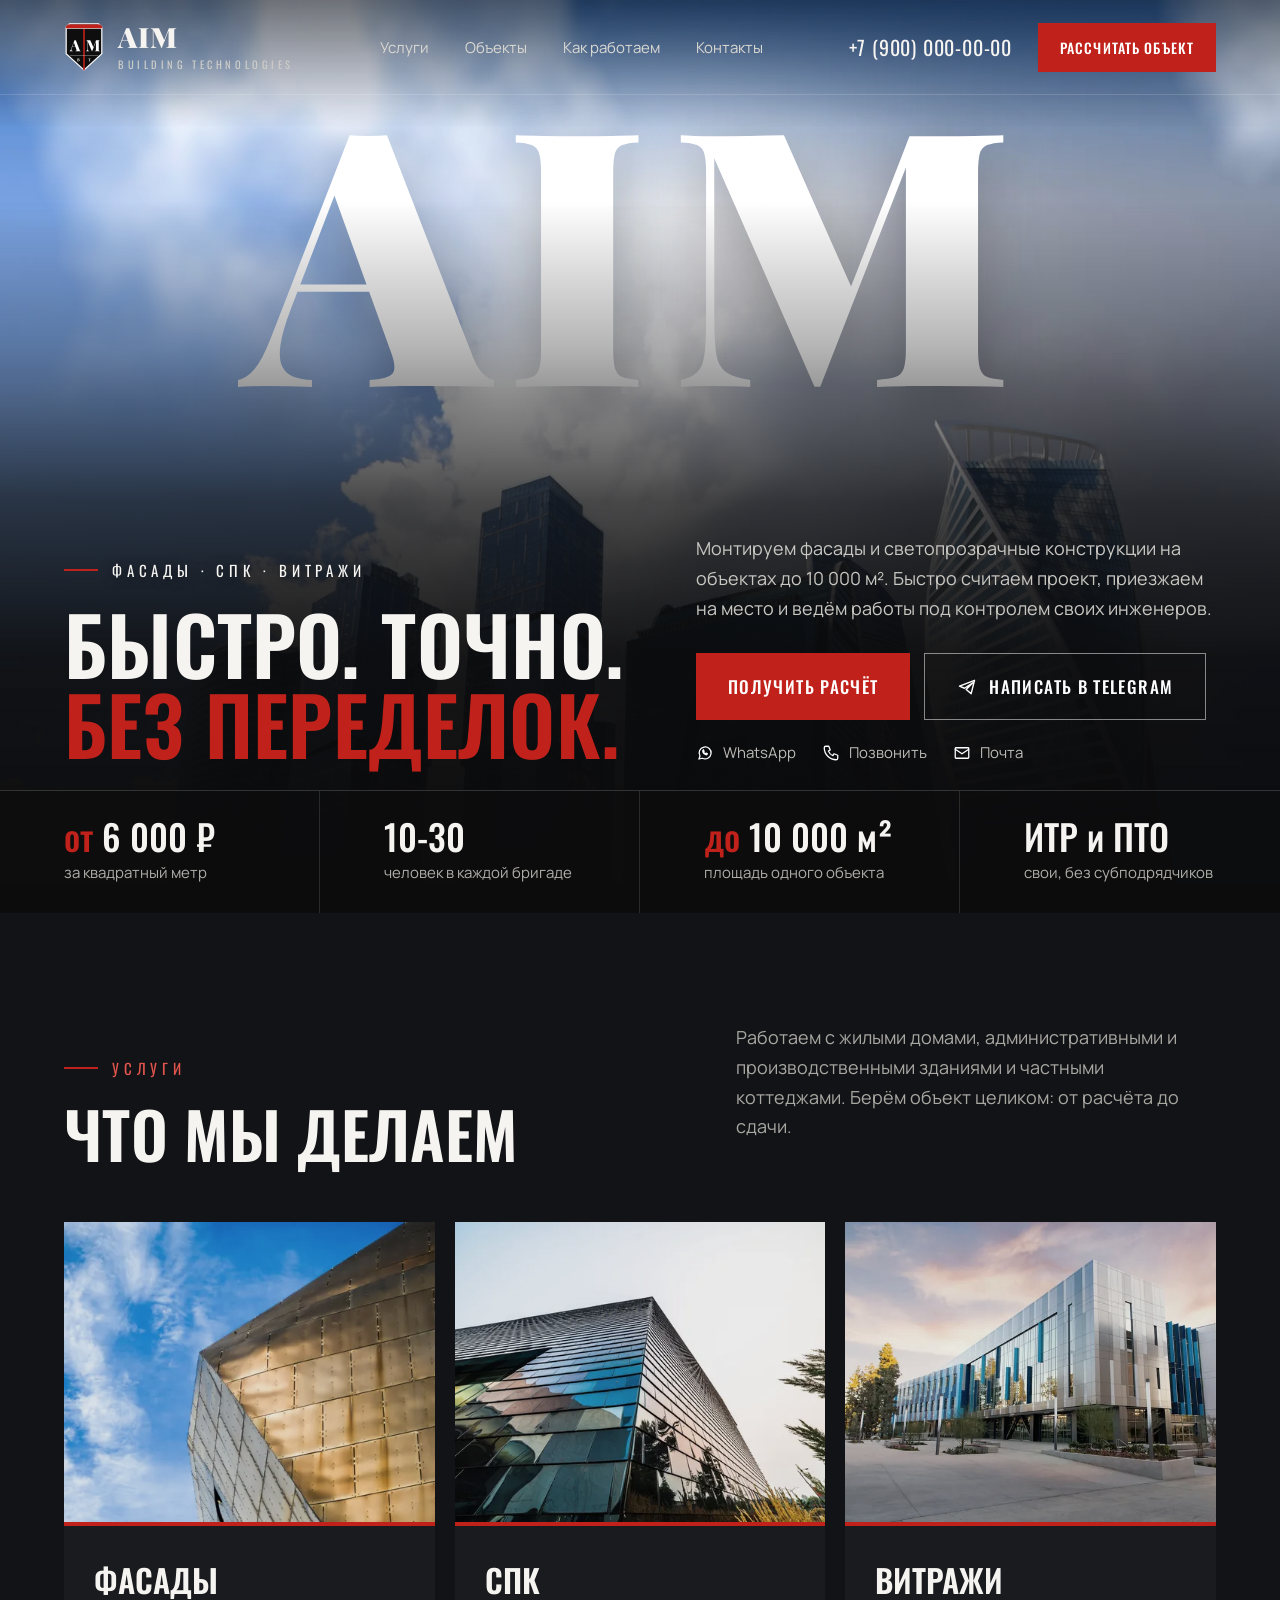
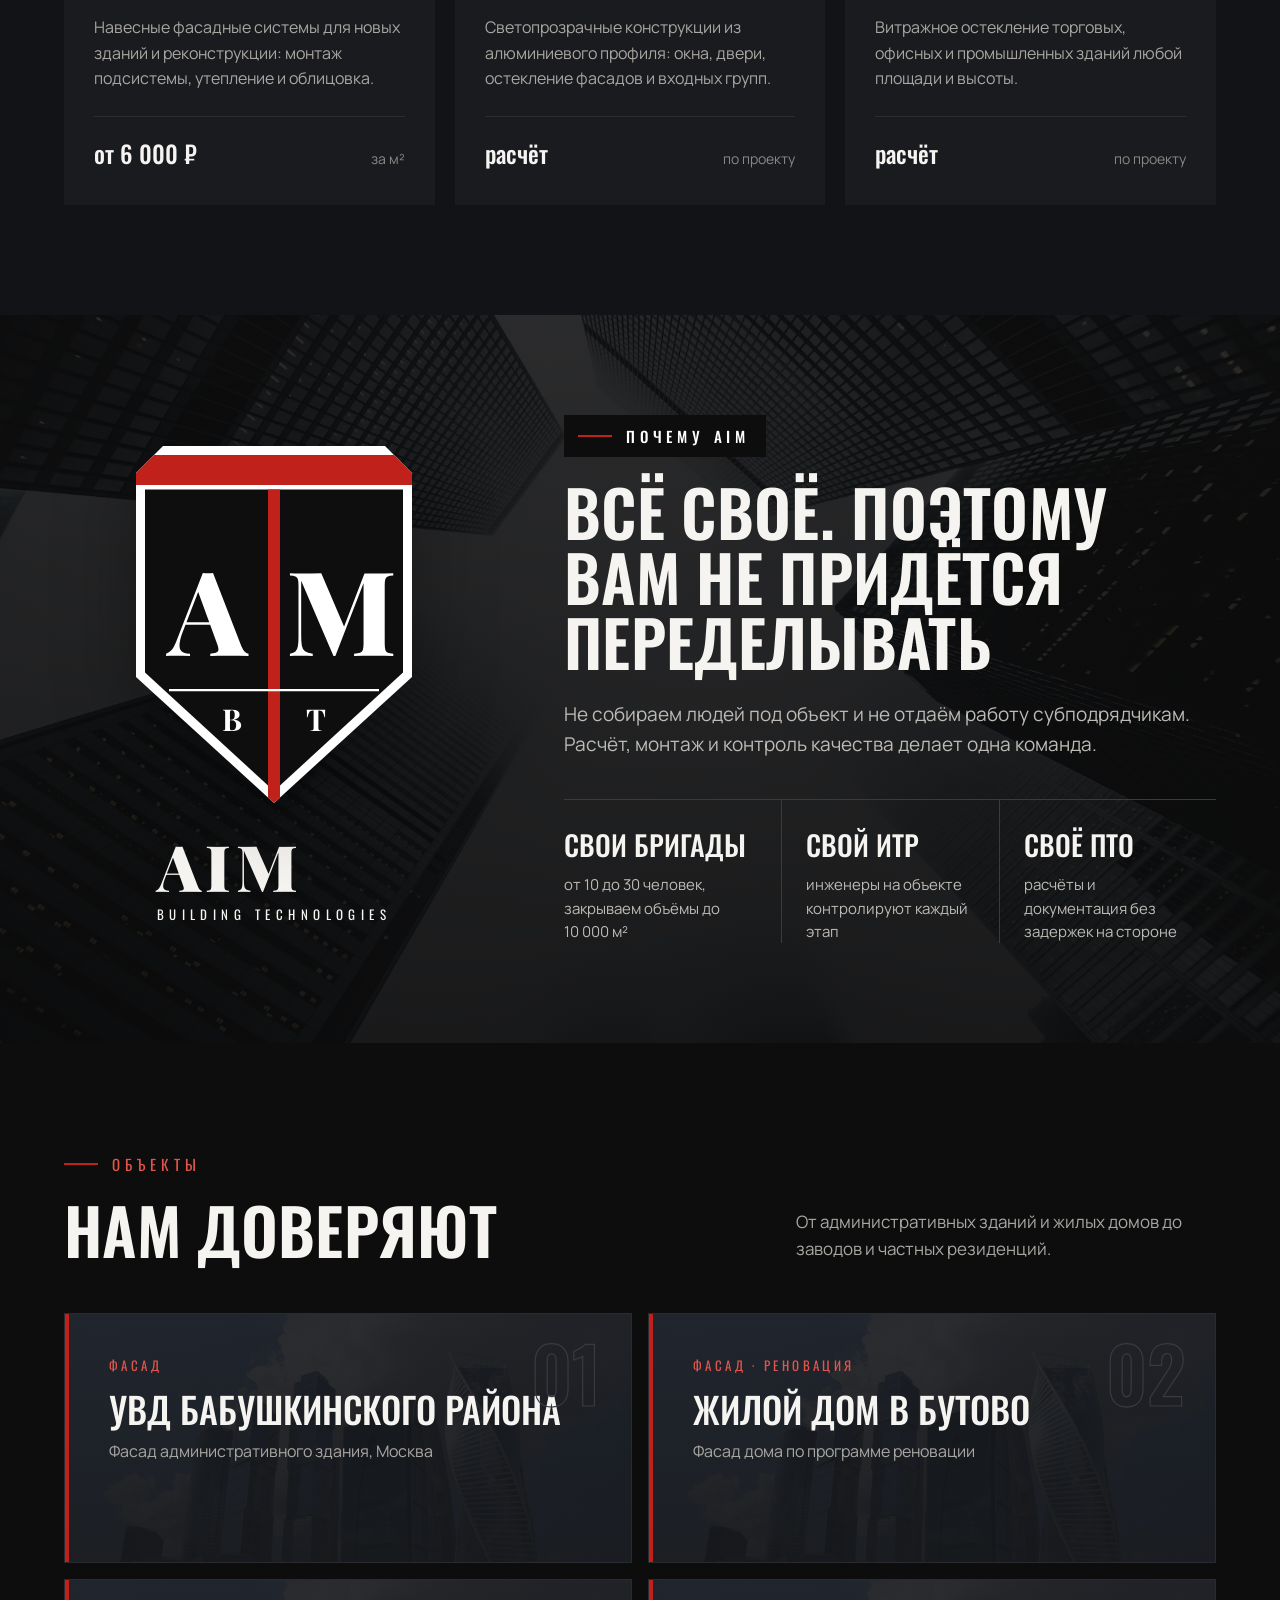
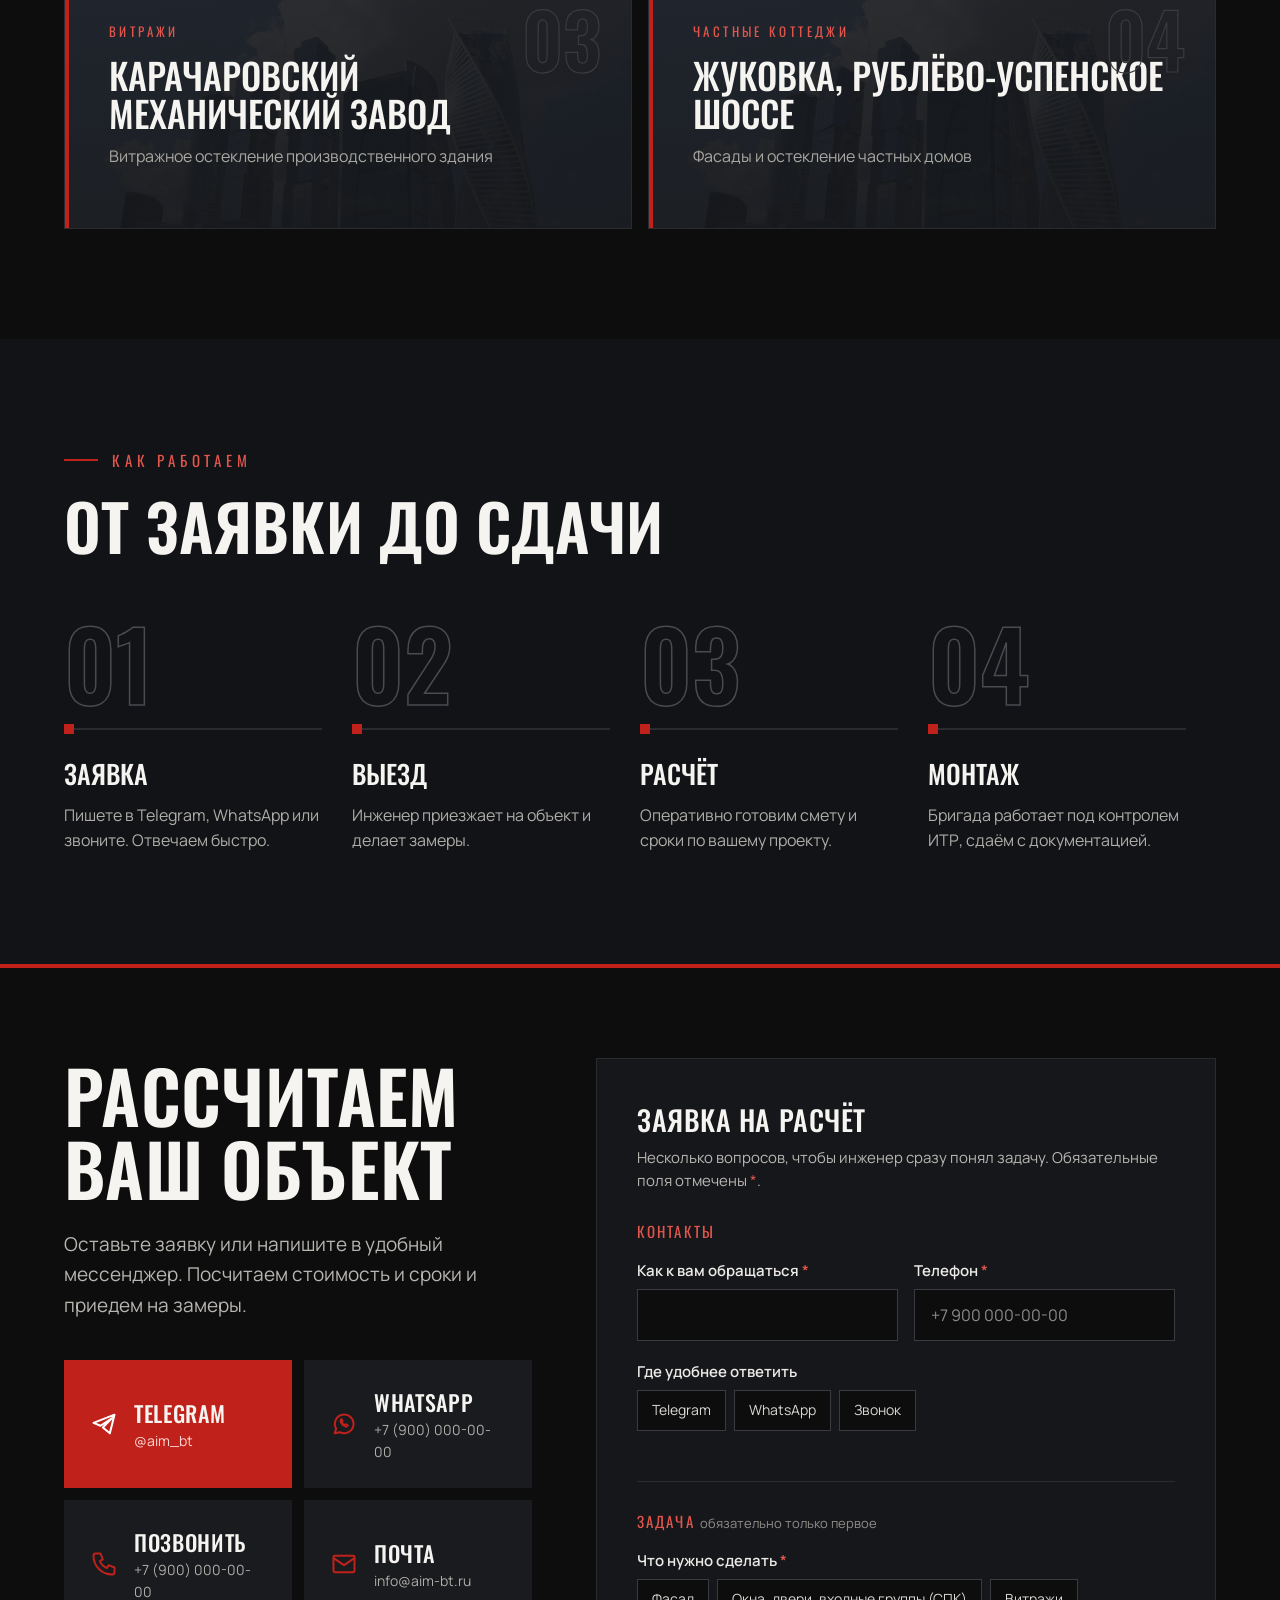
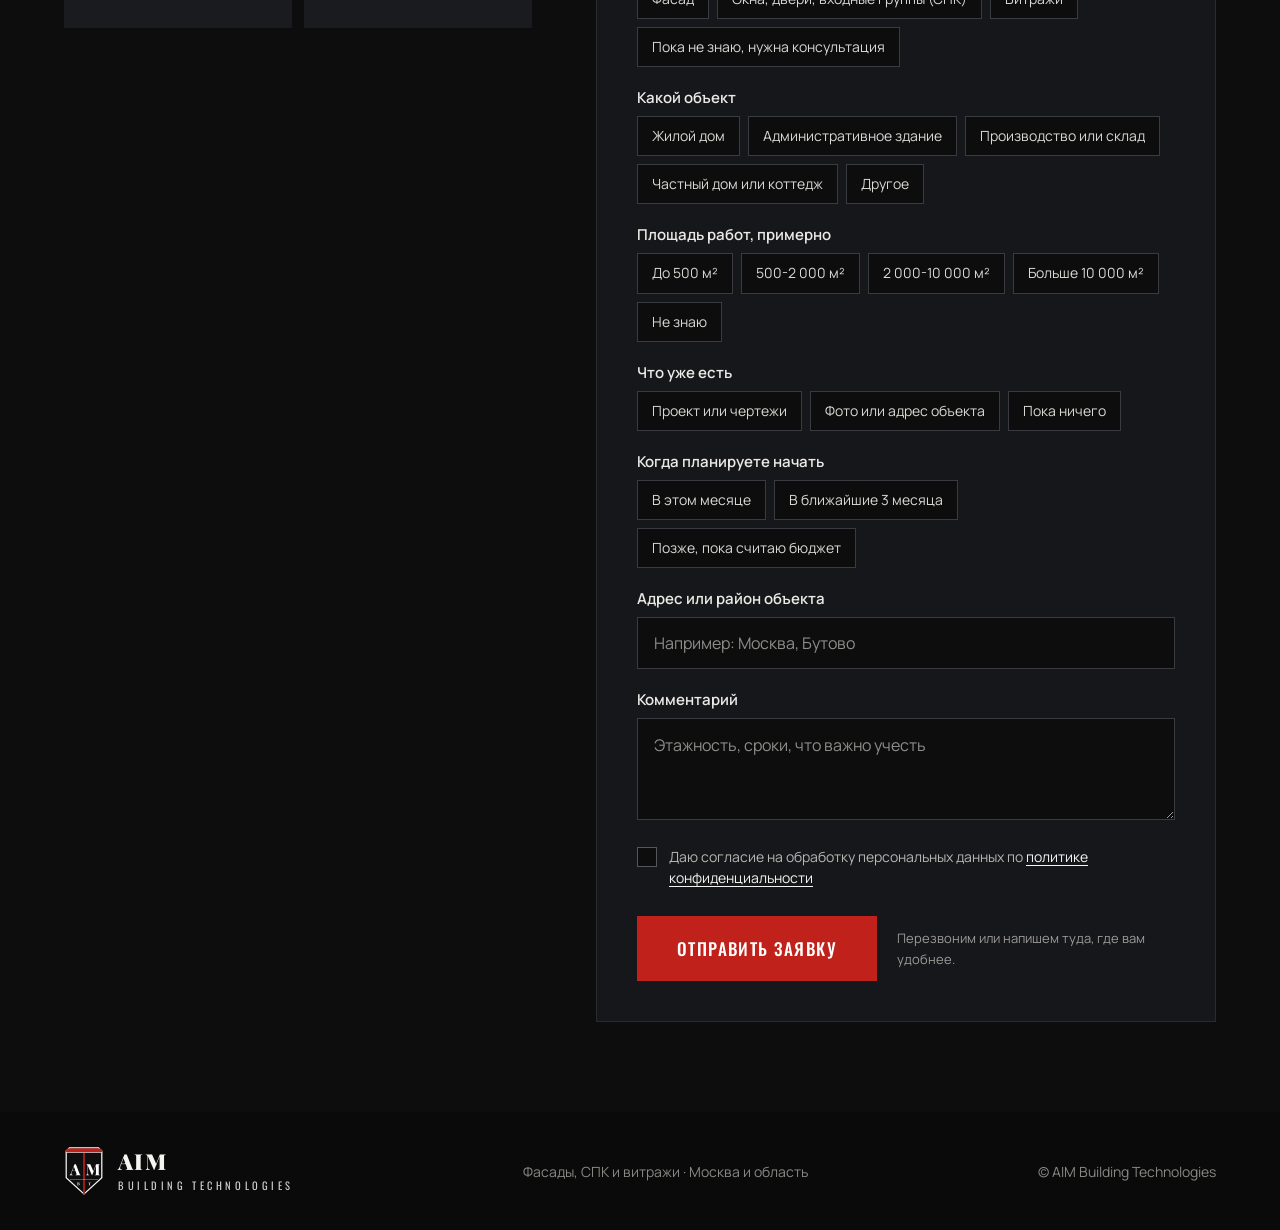
<file: v1/index.html>
<!doctype html>
<html lang="ru">
<head>
<meta charset="utf-8">
<meta name="viewport" content="width=device-width, initial-scale=1, viewport-fit=cover">
<!-- Контакты и настройки формы: в файле config.js -->
<script src="../config.js"></script>
<title>AIM Building Technologies: фасады, СПК и витражи в Москве</title>
<meta name="description" content="Монтаж фасадов, светопрозрачных конструкций и витражей в Москве и области. Свои бригады, ИТР и ПТО, без субподрядчиков. От 6 000 ₽ за м². Оперативный расчёт и выезд на объект.">
<!-- Вариант 1 (исходный макет): не индексируется -->
<meta name="robots" content="noindex">
<meta name="theme-color" content="#0D0D0E">
<meta name="format-detection" content="telephone=no">

<!-- ДОМЕН. Когда появится, замените https://YOUR-DOMAIN.ru на адрес сайта
     здесь, в разметке Schema.org ниже, в robots.txt и sitemap.xml,
     и раскомментируйте строку canonical. -->
<!-- <link rel="canonical" href="https://YOUR-DOMAIN.ru/"> -->
<meta property="og:type" content="website">
<meta property="og:locale" content="ru_RU">
<meta property="og:site_name" content="AIM Building Technologies">
<meta property="og:title" content="AIM Building Technologies: фасады, СПК и витражи в Москве">
<meta property="og:description" content="Быстро. Точно. Без переделок. Свои бригады, ИТР и ПТО, объекты до 10 000 м². От 6 000 ₽ за м².">
<meta property="og:url" content="https://YOUR-DOMAIN.ru/">
<meta property="og:image" content="https://YOUR-DOMAIN.ru/img/og-city.jpg">
<meta property="og:image:width" content="1200">
<meta property="og:image:height" content="630">
<meta property="og:image:alt" content="AIM Building Technologies: фасады, СПК и витражи">
<meta name="twitter:card" content="summary_large_image">

<link rel="icon" href="../favicon.ico?v=3" sizes="48x48">
<link rel="icon" href="../favicon.svg?v=3" type="image/svg+xml">
<link rel="apple-touch-icon" href="../apple-touch-icon.png?v=3">
<link rel="manifest" href="../site.webmanifest?v=3">
<link rel="stylesheet" href="../css/form.css">

<link rel="preload" href="../fonts/oswald.woff2" as="font" type="font/woff2" crossorigin>
<link rel="preload" href="../fonts/manrope.woff2" as="font" type="font/woff2" crossorigin>
<link rel="preload" href="../fonts/playfair-aim.woff2" as="font" type="font/woff2" crossorigin>

<script type="application/ld+json" id="ld-org">
{
  "@context": "https://schema.org",
  "@type": "GeneralContractor",
  "@id": "https://YOUR-DOMAIN.ru/#company",
  "name": "AIM Building Technologies",
  "description": "Монтаж фасадов, светопрозрачных конструкций (СПК) и витражей в Москве и Московской области. Свои бригады от 10 до 30 человек, свой ИТР и ПТО, без субподрядчиков.",
  "url": "https://YOUR-DOMAIN.ru/",
  "logo": "https://YOUR-DOMAIN.ru/img/icon-512.png",
  "image": "https://YOUR-DOMAIN.ru/img/og-city.jpg",
  "telephone": "+79000000000",
  "email": "info@aim-bt.ru",
  "priceRange": "от 6 000 ₽ за м²",
  "currenciesAccepted": "RUB",
  "address": {"@type": "PostalAddress", "addressLocality": "Москва", "addressCountry": "RU"},
  "areaServed": [
    {"@type": "City", "name": "Москва"},
    {"@type": "AdministrativeArea", "name": "Московская область"}
  ],
  "sameAs": ["https://t.me/ЗАГЛУШКА", "https://wa.me/79000000000"],
  "hasOfferCatalog": {
    "@type": "OfferCatalog",
    "name": "Услуги",
    "itemListElement": [
      {"@type": "Offer", "itemOffered": {"@type": "Service", "name": "Монтаж навесных фасадов", "areaServed": "Москва и Московская область"},
       "priceSpecification": {"@type": "UnitPriceSpecification", "minPrice": 6000, "priceCurrency": "RUB", "unitText": "м²"}},
      {"@type": "Offer", "itemOffered": {"@type": "Service", "name": "Светопрозрачные конструкции (СПК)", "areaServed": "Москва и Московская область"}},
      {"@type": "Offer", "itemOffered": {"@type": "Service", "name": "Витражное остекление", "areaServed": "Москва и Московская область"}}
    ]
  }
}
</script>

<!-- Яндекс.Метрика. Вставьте номер счётчика вместо XXXXXXXX и раскомментируйте блок.
<script type="text/javascript">
   (function(m,e,t,r,i,k,a){m[i]=m[i]||function(){(m[i].a=m[i].a||[]).push(arguments)};
   m[i].l=1*new Date();
   for (var j = 0; j < document.scripts.length; j++) {if (document.scripts[j].src === r) { return; }}
   k=e.createElement(t),a=e.getElementsByTagName(t)[0],k.async=1,k.src=r,a.parentNode.insertBefore(k,a)})
   (window, document, "script", "https://mc.yandex.ru/metrika/tag.js", "ym");
   ym(XXXXXXXX, "init", {clickmap:true, trackLinks:true, accurateTrackBounce:true, webvisor:true});
</script>
<noscript><div><img src="https://mc.yandex.ru/watch/XXXXXXXX" style="position:absolute; left:-9999px;" alt=""></div></noscript>
/Яндекс.Метрика -->

<style>
@font-face{font-family:Osw;src:url(../fonts/oswald.woff2) format("woff2");font-weight:200 700;font-display:swap}
@font-face{font-family:Man;src:url(../fonts/manrope.woff2) format("woff2");font-weight:200 800;font-display:swap}
@font-face{font-family:Play;src:url(../fonts/playfair-aim.woff2) format("woff2");font-weight:400 900;font-display:block}

:root{--k:#0D0D0E;--k2:#16171A;--g1:#121316;--w:#F5F4F1;--r:#C0221B;--r-h:#A81C16;--line:#2A2B2F;--pad:64px;--hdr:79px;
 --osw:Osw,"Arial Narrow",Arial,sans-serif;--man:Man,"Segoe UI",Arial,sans-serif;--play:Play,Georgia,"Times New Roman",serif}
*,*::before,*::after{box-sizing:border-box}
html{scroll-behavior:smooth;-webkit-text-size-adjust:100%}
body{margin:0;font-family:var(--man);color:var(--w);background:var(--k);overflow-x:clip}
a{color:inherit;text-decoration:none}
img{display:block;max-width:100%}
h1,h2,h3,p{overflow-wrap:break-word}
:focus-visible{outline:2px solid var(--w);outline-offset:3px}
.vh{position:absolute;width:1px;height:1px;overflow:hidden;clip:rect(0 0 0 0);white-space:nowrap}
section[id]{scroll-margin-top:0}

.btn{display:inline-flex;align-items:center;justify-content:center;gap:12px;white-space:nowrap;background:var(--r);color:#fff;padding:20px 32px;border:0;cursor:pointer;font-family:var(--osw);font-weight:500;font-size:17px;letter-spacing:.08em;text-transform:uppercase;transition:background-color .25s,border-color .25s,color .25s,transform .25s cubic-bezier(.16,1,.3,1),box-shadow .25s}
.btn:hover{background:#D42C24;transform:translateY(-2px);box-shadow:0 12px 24px -12px rgba(192,34,27,.7)}
.btn:active{transform:translateY(0) scale(.98);box-shadow:none}
.btn.o{background:transparent;border:1px solid rgba(255,255,255,.5)}
.btn.o:hover{border-color:#F5F4F1;background:#F5F4F1;color:#0D0D0E;box-shadow:none}
.ic{width:20px;height:20px;flex:none}
.kick{font-family:var(--osw);font-weight:400;font-size:15px;letter-spacing:.32em;text-transform:uppercase;color:#E2554C;margin-bottom:22px;display:flex;align-items:center;gap:14px}
.kick::before{content:"";width:34px;height:2px;background:var(--r);flex:none}
.h2{font-family:var(--osw);font-weight:600;font-size:64px;line-height:1.02;text-transform:uppercase;margin:0;letter-spacing:.005em}

/* ---------- шапка ---------- */
.hdr{position:fixed;left:0;right:0;top:0;z-index:50;display:flex;align-items:center;justify-content:space-between;gap:24px;padding:22px var(--pad);border-bottom:1px solid rgba(255,255,255,.14);transition:background-color .3s,padding .3s}
.hdr.fix,.hdr.open{background:rgba(13,13,14,.94);-webkit-backdrop-filter:blur(8px);backdrop-filter:blur(8px);padding-top:14px;padding-bottom:14px}
.brand{display:flex;align-items:center;gap:14px;flex:none}
.brand img{width:40px;height:50px}
.brand b{display:block;font-family:var(--play);font-weight:900;font-size:28px;letter-spacing:.06em;line-height:1}
.brand span{display:block;font-family:var(--osw);font-size:10.5px;letter-spacing:.34em;margin-top:5px;color:#CFCDC8}
.nav{display:flex;gap:36px;font-size:15px;color:#DAD8D3}
.nav a{position:relative;padding:8px 0;transition:color .2s}
.nav a::after{content:"";position:absolute;left:0;right:0;bottom:2px;height:2px;background:var(--r);transform:scaleX(0);transform-origin:left;transition:transform .3s cubic-bezier(.16,1,.3,1)}
.nav a:hover{color:#fff}
.nav a:hover::after{transform:scaleX(1)}
.msg a:hover{color:#fff}
.msg a:hover .ic{color:#E2554C}
.tel{transition:color .2s}
.tel:hover{color:#E2554C}
.hr{display:flex;align-items:center;gap:26px}
.tel{font-family:var(--osw);font-size:20px;letter-spacing:.04em;white-space:nowrap}
.hr .btn{padding:14px 22px;font-size:14px}
.burger{display:none;width:44px;height:44px;margin-right:-10px;padding:0;border:0;background:none;color:#fff;cursor:pointer;position:relative}
.burger i{position:absolute;left:11px;right:11px;height:2px;background:currentColor;transition:transform .25s,opacity .25s}
.burger i:nth-child(1){top:15px}.burger i:nth-child(2){top:21px}.burger i:nth-child(3){top:27px}
.hdr.open .burger i:nth-child(1){transform:translateY(6px) rotate(45deg)}
.hdr.open .burger i:nth-child(2){opacity:0}
.hdr.open .burger i:nth-child(3){transform:translateY(-6px) rotate(-45deg)}
.menu{display:none}

/* ---------- первый экран ---------- */
.hero{position:relative;height:clamp(760px,29.17vw + 540px,1080px);overflow:hidden;background:#0A0A0B;container-type:inline-size}
/* Слои: фон, слово AIM, здания с прозрачным небом. Оба снимка лежат в одном
   блоке с пропорциями исходника 2800x2263, поэтому совпадают на любой ширине. */
.stage{position:absolute;top:0;left:-15%;width:130%;aspect-ratio:2800/2263}
.stage img{position:absolute;inset:0;width:100%;height:100%}
/* Облака: полоса неба (кадр + зеркальная копия), бесконечно плывёт влево и плавно растворяется книзу */
.clouds{position:absolute;top:0;left:0;width:400%;height:36%;background:url(../img/clouds-alpha-2800.png) repeat-x 0 0/50% 100%;background-image:image-set(url(../img/clouds-alpha-2800.webp) type("image/webp"),url(../img/clouds-alpha-2800.png) type("image/png"));-webkit-mask-image:linear-gradient(to bottom,#000 55%,transparent);mask-image:linear-gradient(to bottom,#000 55%,transparent)}
@media (max-width:767px){.clouds{background-image:url(../img/clouds-alpha-1400.png);background-image:image-set(url(../img/clouds-alpha-1400.webp) type("image/webp"),url(../img/clouds-alpha-1400.png) type("image/png"))}}
.bigword .bw{display:inline-block}
.bigword{will-change:transform}
.bigword{position:absolute;left:0;right:0;top:4.861cqw;text-align:center;font-family:var(--play);font-weight:900;font-size:min(27.778cqw,560px);line-height:1;letter-spacing:.06em;color:#fff;text-shadow:0 20px 60px rgba(0,0,0,.25);pointer-events:none;user-select:none}
.shade{position:absolute;inset:0;background:linear-gradient(to bottom,rgba(13,13,14,.55) 0%,rgba(13,13,14,0) 14%),linear-gradient(to top,rgba(10,10,11,1) 0%,rgba(10,10,11,.95) 28%,rgba(10,10,11,.75) 45%,rgba(10,10,11,.3) 62%,rgba(10,10,11,0) 78%)}
/* --hr: ширина правой колонки, --hg: отступ между колонками. Заголовок подстраивается под левую колонку и всегда держит две строки */
.hero{--hr:clamp(520px,38.9vw,560px);--hg:64px}
.hero .in{position:absolute;left:var(--pad);right:var(--pad);bottom:150px;display:grid;grid-template-columns:minmax(0,1fr) var(--hr);gap:var(--hg);align-items:end}
h1{font-family:var(--osw);font-weight:600;font-size:min(92px,(100cqw - var(--hr) - var(--hg) - 2 * var(--pad)) / 7.1);line-height:1;text-transform:uppercase;margin:0;letter-spacing:.005em;white-space:nowrap}
h1 span{color:var(--r)}
.hero .kick{color:#F5F4F1;text-shadow:0 1px 12px rgba(0,0,0,.6)}
.lead{font-size:18px;line-height:1.65;color:#C9C7C2;max-width:620px;margin:0 0 30px}
.ctas{display:flex;flex-wrap:wrap;gap:14px;margin-bottom:22px}
.msg{display:flex;flex-wrap:wrap;gap:10px 26px;font-size:15px;color:#BDBBB6}
.msg a{display:flex;align-items:center;gap:9px;transition:color .2s}
.msg .ic{width:18px;height:18px;color:#fff;transition:color .2s}
.stats{position:absolute;left:0;right:0;bottom:0;display:grid;grid-template-columns:repeat(4,1fr);margin:0;background:rgba(13,13,14,.82);border-top:1px solid rgba(255,255,255,.16)}
.stats div{padding:28px 32px 30px var(--pad);border-right:1px solid rgba(255,255,255,.12)}
.stats div:last-child{border-right:0}
.stats dt{font-family:var(--osw);font-weight:500;font-size:clamp(30px,2.78vw,40px);line-height:1;margin-bottom:8px;white-space:nowrap}
.stats dt em{font-style:normal;color:var(--r)}
.stats dd{margin:0;font-size:15px;color:#AFADA8}

/* ---------- анимация первого экрана ----------
   Облака медленно плывут за буквами, буквы при загрузке поднимаются из-за зданий,
   а при прокрутке уходят обратно за них. При «уменьшении движения» в системе всё стоит. */
@media (prefers-reduced-motion:no-preference){
 .clouds{animation:drift 150s linear infinite;will-change:transform}
 @keyframes drift{to{transform:translate3d(-50%,0,0)}}
 .bigword .bw{animation:rise 1.8s cubic-bezier(.16,1,.3,1) .15s both}
 @keyframes rise{from{transform:translateY(34%);opacity:0}35%{opacity:1}to{transform:none;opacity:1}}
}

/* ---------- наведение на карточки ---------- */
.card{transition:transform .35s cubic-bezier(.16,1,.3,1),box-shadow .35s}
.card .p img{transition:transform .8s cubic-bezier(.16,1,.3,1),filter .4s}
.card:hover{transform:translateY(-6px);box-shadow:0 24px 40px -24px rgba(0,0,0,.8)}
.card:hover .p img{transform:scale(1.05);filter:saturate(.95) brightness(1)}
.obj{transition:border-color .3s,transform .35s cubic-bezier(.16,1,.3,1)}
.obj::after{transition:width .3s cubic-bezier(.16,1,.3,1)}
.obj .n{transition:-webkit-text-stroke-color .3s}
.obj:hover{border-color:#4A4B50;transform:translateY(-4px)}
.obj:hover::after{width:8px}
.obj:hover .n{-webkit-text-stroke-color:#C0221B}
.cbtn a{transition:background-color .25s,transform .25s cubic-bezier(.16,1,.3,1)}
.cbtn a:hover{transform:translateY(-3px)}
.cbtn a .ic{transition:transform .25s cubic-bezier(.16,1,.3,1)}
.cbtn a:hover .ic{transform:scale(1.12)}
@media (hover:none){.card:hover,.obj:hover,.cbtn a:hover,.btn:hover{transform:none}}

/* ---------- услуги ---------- */
.sv{background:var(--g1);padding:110px var(--pad)}
.svtop{display:grid;grid-template-columns:1fr 480px;gap:64px;align-items:end;margin-bottom:56px}
.svtop p{margin:0 0 24px;font-size:18px;line-height:1.65;color:#A9A7A2}
.cards{display:grid;grid-template-columns:repeat(3,1fr);gap:20px}
.card{background:#1A1B1F;display:flex;flex-direction:column}
.card .p{height:300px;overflow:hidden}
.card .p img{width:100%;height:100%;object-fit:cover;filter:saturate(.75) brightness(.92)}
.card .t{padding:30px 30px 34px;border-top:4px solid var(--r);flex:1;display:flex;flex-direction:column}
.card h3{font-family:var(--osw);font-weight:600;font-size:32px;text-transform:uppercase;margin:0 0 12px}
.card p{margin:0 0 24px;font-size:16px;line-height:1.6;color:#A9A7A2}
.card .pr{margin-top:auto;display:flex;justify-content:space-between;align-items:baseline;border-top:1px solid #2C2D32;padding-top:18px}
.card .pr b{font-family:var(--osw);font-weight:500;font-size:24px}
.card .pr span{font-size:14px;color:#8A8884}

/* ---------- почему AIM ---------- */
.why{position:relative;padding:100px var(--pad);display:grid;grid-template-columns:420px 1fr;gap:80px;align-items:center;overflow:hidden;isolation:isolate}
.why-bg,.why-bg img{position:absolute;inset:0;width:100%;height:100%;object-fit:cover;z-index:-2}
.why::before{content:"";position:absolute;inset:0;z-index:-1;background:linear-gradient(rgba(10,10,11,.86),rgba(10,10,11,.93))}
.emb{display:flex;flex-direction:column;align-items:center}
.emb img{width:300px;height:375px;filter:drop-shadow(0 24px 40px rgba(0,0,0,.35))}
.wm{font-family:var(--play);font-weight:900;font-size:64px;letter-spacing:.08em;margin-top:22px;line-height:1}
.wm small{display:block;text-align:center;font-family:var(--osw);font-weight:400;font-size:13px;letter-spacing:.42em;margin-top:10px}
.kick.tag{display:inline-flex;background:#0D0D0E;color:#fff;padding:10px 16px 10px 14px;font-weight:500}
.why p.l{font-size:19px;line-height:1.6;max-width:640px;margin:24px 0 40px;color:#BDBBB6}
.three{display:grid;grid-template-columns:repeat(3,1fr);border-top:1px solid #3A3B40}
.three div{padding:24px 24px 0 0}
.three div+div{padding-left:24px;border-left:1px solid #3A3B40}
.three h3{font-family:var(--osw);font-weight:500;font-size:28px;text-transform:uppercase;margin:0 0 8px}
.three p{margin:0;font-size:15px;line-height:1.55;color:#BDBBB6}

/* ---------- объекты ---------- */
.ob{background:var(--k);padding:110px var(--pad)}
.obtop{display:flex;justify-content:space-between;align-items:end;gap:40px;margin-bottom:50px}
.obtop p{margin:0;max-width:420px;font-size:17px;line-height:1.6;color:#A9A7A2}
.objs{display:grid;grid-template-columns:1fr 1fr;gap:16px}
.obj{position:relative;border:1px solid #2A2B30;padding:40px 44px 42px;min-height:250px;overflow:hidden;isolation:isolate;background:#16171A}
.obj-ph,.obj-ph img{position:absolute;inset:0;width:100%;height:100%;object-fit:cover;z-index:-2}
.obj::before{content:"";position:absolute;inset:0;z-index:-1;background:linear-gradient(rgba(22,23,26,.9),rgba(22,23,26,.96))}
.obj::after{content:"";position:absolute;left:0;top:0;bottom:0;width:4px;background:var(--r)}
.obj .n{position:absolute;right:30px;top:20px;font-family:var(--osw);font-weight:600;font-size:76px;line-height:1;color:transparent;-webkit-text-stroke:1.2px #3A3B41}
.obj .tp{font-family:var(--osw);font-size:13px;letter-spacing:.26em;text-transform:uppercase;color:#E2554C}
.obj h3{font-family:var(--osw);font-weight:500;font-size:36px;text-transform:uppercase;line-height:1.08;margin:14px 0 12px;max-width:470px}
.obj p{margin:0;font-size:16px;color:#A9A7A2}
/* Карточка с настоящим фото: добавьте класс has-photo (см. комментарий в разметке) */
.obj.has-photo{min-height:340px;display:flex;flex-direction:column;justify-content:flex-end}
.obj.has-photo .obj-ph img{filter:saturate(.8)}
.obj.has-photo::before{background:linear-gradient(to top,rgba(13,13,14,.92) 0%,rgba(13,13,14,.55) 45%,rgba(13,13,14,.1) 100%)}
.obj.has-photo .n{-webkit-text-stroke-color:rgba(255,255,255,.35)}
.obj.has-photo p{color:#C9C7C2}

/* ---------- как работаем ---------- */
.st{background:var(--g1);padding:110px var(--pad)}
.st .h2{margin-bottom:56px}
.steps{display:grid;grid-template-columns:repeat(4,1fr);margin:0;padding:0;list-style:none}
.s{padding:0 30px 0 0;position:relative}
.s .n{font-family:var(--osw);font-weight:600;font-size:96px;line-height:1;color:transparent;-webkit-text-stroke:1.5px #4A4B50;margin-bottom:18px}
.s .bar{height:2px;background:var(--line);margin-bottom:24px;position:relative}
.s .bar::before{content:"";position:absolute;left:0;top:-4px;width:10px;height:10px;background:var(--r)}
.s h3{font-family:var(--osw);font-weight:500;font-size:26px;text-transform:uppercase;margin:0 0 10px}
.s p{margin:0;font-size:16px;line-height:1.6;color:#AFADA8}

/* ---------- контакты ---------- */
.ct{background:var(--k);border-top:4px solid var(--r);padding:90px var(--pad);display:grid;grid-template-columns:minmax(0,1fr) minmax(0,620px);gap:64px;align-items:start}
.ct-l{position:sticky;top:calc(var(--hdr) + 40px)}
.ct .cbtn{margin-top:40px}
.ct .h2{font-size:72px}
.ct p{font-size:19px;line-height:1.6;margin:24px 0 0;max-width:560px;color:#B8B6B1}
.cbtn{display:grid;grid-template-columns:1fr 1fr;gap:12px}
.cbtn a{background:#1A1B1F;padding:26px;display:flex;align-items:center;gap:16px;transition:background-color .2s}
.cbtn a:hover{background:#25262B}
.cbtn a .ic{width:28px;height:28px;color:var(--r)}
.cbtn a b{display:block;font-family:var(--osw);font-weight:500;font-size:22px;text-transform:uppercase;letter-spacing:.03em}
.cbtn a span{font-size:14px;color:#AFADA8}
.cbtn a:first-child{background:var(--r)}
.cbtn a:first-child:hover{background:var(--r-h)}
.cbtn a:first-child .ic{color:#fff}
.cbtn a:first-child span{color:#FFD9D6}

footer{display:flex;justify-content:space-between;align-items:center;gap:24px;padding:34px var(--pad);font-size:14px;color:#8A8884;background:#0A0A0B}
footer .brand b{font-size:22px;color:var(--w)}

/* ======================= адаптив ======================= */
@media (max-width:1279px){
 :root{--pad:40px}
 .h2{font-size:56px}
 .svtop{grid-template-columns:1fr 400px}
 .why{grid-template-columns:320px 1fr;gap:56px}
 .emb img{width:240px;height:300px}
 .wm{font-size:52px}
 .three h3{font-size:24px}
 .obj h3{font-size:30px}
 .s .n{font-size:80px}
 .ct .h2{font-size:60px}
 .ct{grid-template-columns:minmax(0,1fr) minmax(0,540px);gap:48px}
 .cbtn{grid-template-columns:1fr}
 .stats div{padding:24px 20px 26px var(--pad)}
 .hero{--hr:clamp(436px,40vw,480px);--hg:48px}
 .hero .lead{font-size:16px;margin-bottom:24px}
 .hero .btn{padding:16px 20px;font-size:15px}
}
/* меню в бургер */
@media (max-width:1179px){
 .nav{display:none}
 .burger{display:block}
 .menu{position:fixed;left:0;right:0;top:var(--hdr);z-index:49;background:var(--k);border-bottom:1px solid rgba(255,255,255,.14);padding:12px var(--pad) 28px;flex-direction:column;max-height:calc(100dvh - var(--hdr));overflow:auto}
 .hdr.open + .menu{display:flex}
 .menu a{font-family:var(--osw);font-size:24px;text-transform:uppercase;letter-spacing:.03em;padding:14px 0;border-bottom:1px solid #222327}
 .menu .tel,.menu .btn{display:none}
}
/* планшет: первый экран в столбик */
@media (max-width:1023px){
 .h2{font-size:48px}
 /* --k: во сколько раз слой с фото шире экрана */
 .hero{--k:1.5;height:auto;padding:calc(var(--k) * 44%) 0 0}
 .stage{width:calc(var(--k) * 100%);left:calc((1 - var(--k)) * 50%)}
 .bigword{top:11cqw;font-size:31cqw}
 .shade{bottom:auto;height:calc(var(--k) * 80.82cqw);background:linear-gradient(to bottom,rgba(13,13,14,.55) 0%,rgba(13,13,14,0) 16%),linear-gradient(to top,rgba(10,10,11,1) 0%,rgba(10,10,11,.92) 22%,rgba(10,10,11,.6) 40%,rgba(10,10,11,0) 62%)}
 .hero .in{position:relative;left:auto;right:auto;bottom:auto;display:block;padding:0 var(--pad) 48px}
 h1{font-size:clamp(46px,9vw,80px);margin-bottom:28px}
 .stats{position:relative;grid-template-columns:1fr 1fr}
 .stats div{padding:22px 16px 24px var(--pad);border-bottom:1px solid rgba(255,255,255,.12)}
 .stats div:nth-child(2n){border-right:0}
 .stats div:nth-child(n+3){border-bottom:0}
 .svtop{grid-template-columns:1fr;gap:20px;margin-bottom:40px}
 .svtop p{margin:0}
 .cards{grid-template-columns:1fr;gap:16px}
 .card{display:grid;grid-template-columns:42% 1fr}
 .card .p{height:auto;min-height:280px}
 .card .t{border-top:0;border-left:4px solid var(--r)}
 .why{grid-template-columns:1fr;gap:48px;padding:80px var(--pad)}
 .emb{flex-direction:row;gap:28px;justify-self:start}
 .emb img{width:120px;height:150px}
 .wm{margin-top:0;font-size:56px}
 .wm small{text-align:left}
 .obtop{flex-direction:column;align-items:start;gap:16px}
 .obj{padding:32px 32px 34px}
 .obj h3{font-size:28px}
 .obj .n{font-size:60px;right:20px}
 .steps{grid-template-columns:1fr 1fr;gap:48px 0}
 .ct{grid-template-columns:1fr;gap:40px;padding:72px var(--pad)}
 .ct-l{position:static}
 .cbtn{grid-template-columns:1fr 1fr}
 .sv,.ob,.st{padding:88px var(--pad)}
 footer{flex-wrap:wrap}
}
/* телефон */
@media (max-width:767px){
 :root{--pad:16px;--hdr:65px}
 html{scroll-padding-top:var(--hdr)}
 .hdr{padding:12px var(--pad)}
 .hdr.fix,.hdr.open{padding-top:12px;padding-bottom:12px}
 .brand{gap:10px}
 .brand img{width:32px;height:40px}
 .brand b{font-size:22px}
 .brand span{font-size:8.5px;letter-spacing:.3em;margin-top:4px}
 .hr .tel,.hr .btn{display:none}
 .menu .tel{display:block;font-size:24px;border-bottom:0;padding:22px 0 16px}
 .menu .btn{display:flex;font-size:16px;padding:18px 24px;border:0}
 .h2{font-size:clamp(34px,10vw,44px)}
 .kick{font-size:13px;letter-spacing:.26em;margin-bottom:16px;gap:12px}
 .kick::before{width:26px}
 .btn{padding:18px 24px;font-size:16px}

 .hero{--k:1.8;padding-top:calc(var(--k) * 43%)}
 .bigword{top:10cqw;font-size:36cqw}
 .shade{background:linear-gradient(to bottom,rgba(13,13,14,.6) 0%,rgba(13,13,14,0) 18%),linear-gradient(to top,rgba(10,10,11,1) 0%,rgba(10,10,11,.9) 24%,rgba(10,10,11,.55) 42%,rgba(10,10,11,0) 64%)}
 .hero .in{padding-bottom:36px}
 .hero .kick{margin-bottom:14px}
 h1{font-size:clamp(40px,12.4vw,56px);margin-bottom:20px}
 .lead{font-size:16px;margin-bottom:24px}
 .ctas{flex-direction:column;gap:10px;margin-bottom:20px}
 .ctas .btn{width:100%}
 .msg{gap:10px 22px}
 .stats div{padding:18px 12px 20px var(--pad)}
 .stats div:nth-child(2n){padding-left:16px}
 .stats dt{font-size:clamp(22px,7vw,30px)}
 .stats dd{font-size:13px;line-height:1.4}

 .sv,.ob,.st{padding:64px var(--pad)}
 .svtop p,.obtop p{font-size:16px}
 .card{display:flex}
 .card .p{height:220px;min-height:0}
 .card .t{padding:24px 22px 26px;border-left:0;border-top:4px solid var(--r)}
 .card h3{font-size:28px}

 .why{padding:64px var(--pad);gap:36px}
 .emb{gap:20px}
 .emb img{width:84px;height:105px}
 .wm{font-size:44px}
 .wm small{font-size:10px;letter-spacing:.34em}
 .why p.l{font-size:16px;margin:20px 0 28px}
 .three{grid-template-columns:1fr}
 .three div,.three div+div{padding:20px 0;border-left:0}
 .three div+div{border-top:1px solid #3A3B40}
 .three div:last-child{padding-bottom:0}
 .three h3{font-size:24px}

 .obtop{margin-bottom:32px}
 .objs{grid-template-columns:1fr;gap:12px}
 .obj{padding:26px 22px 28px 26px;min-height:0}
 .obj h3{font-size:26px;margin:12px 0 10px;padding-right:56px}
 .obj .n{font-size:52px;top:16px;right:16px}
 .obj p{font-size:15px}
 .obj.has-photo{min-height:300px}

 .st .h2{margin-bottom:40px}
 .steps{grid-template-columns:1fr;gap:36px}
 .s{padding:0;display:grid;grid-template-columns:72px 1fr;column-gap:16px}
 .s .n{font-size:60px;margin:0;grid-row:1/4}
 .s .bar{margin:14px 0 18px}
 .s h3{font-size:24px}
 .s p{font-size:15px}

 .ct{padding:64px var(--pad) 56px;gap:32px}
 .ct .h2{font-size:clamp(36px,11vw,48px)}
 .ct p{font-size:16px;margin-top:18px}
 .cbtn{grid-template-columns:1fr;gap:10px}
 .ct .cbtn{margin-top:28px}
 .cbtn a{padding:20px 22px}

 footer{flex-direction:column;align-items:flex-start;gap:14px;padding:32px var(--pad) calc(32px + env(safe-area-inset-bottom))}
}
@media (max-width:379px){
 .msg{font-size:14px;gap:10px 18px}
}
@media (prefers-reduced-motion:reduce){
 html{scroll-behavior:auto}
 *{transition:none!important}
}
</style>
</head>
<body>

<header class="hdr" id="top">
 <a class="brand" href="#top" data-top aria-label="AIM Building Technologies, наверх">
  <img src="../img/aim-emblem.svg" width="40" height="50" alt="Эмблема AIM Building Technologies">
  <div><b>AIM</b><span>BUILDING TECHNOLOGIES</span></div>
 </a>
 <nav class="nav" aria-label="Основное меню"><a href="#services">Услуги</a><a href="#objects">Объекты</a><a href="#process">Как работаем</a><a href="#contacts">Контакты</a></nav>
 <div class="hr">
  <a class="tel" href="tel:+79000000000" data-href="phone" data-text="phoneLabel">+7 (900) 000-00-00</a>
  <a class="btn" href="#contacts">Рассчитать объект</a>
  <button class="burger" type="button" aria-label="Открыть меню" aria-expanded="false" aria-controls="menu"><i></i><i></i><i></i></button>
 </div>
</header>
<nav class="menu" id="menu" aria-label="Меню">
 <a href="#services">Услуги</a><a href="#objects">Объекты</a><a href="#process">Как работаем</a><a href="#contacts">Контакты</a>
 <a class="tel" href="tel:+79000000000" data-href="phone" data-text="phoneLabel">+7 (900) 000-00-00</a>
 <a class="btn" href="#contacts">Рассчитать объект</a>
</nav>

<main>
<section class="hero" aria-labelledby="h1">
 <div class="stage">
  <picture>
   <source type="image/webp" sizes="(max-width:767px) 120vw, (max-width:1023px) 150vw, 130vw" srcset="../img/city-bg-800.webp 800w, ../img/city-bg-1400.webp 1400w, ../img/city-bg-2000.webp 2000w, ../img/city-bg-2800.webp 2800w">
   <img src="../img/city-bg-1400.jpg" sizes="(max-width:767px) 120vw, (max-width:1023px) 150vw, 130vw" srcset="../img/city-bg-800.jpg 800w, ../img/city-bg-1400.jpg 1400w, ../img/city-bg-2000.jpg 2000w, ../img/city-bg-2800.jpg 2800w" width="2800" height="2263" alt="Облачное небо над небоскрёбами" fetchpriority="high">
  </picture>
  <div class="clouds" aria-hidden="true"></div>
  <div class="bigword" aria-hidden="true"><span class="bw">AIM</span></div>
  <picture>
   <source type="image/webp" sizes="(max-width:767px) 120vw, (max-width:1023px) 150vw, 130vw" srcset="../img/city-fg-800.webp 800w, ../img/city-fg-1400.webp 1400w, ../img/city-fg-2000.webp 2000w, ../img/city-fg-2800.webp 2800w">
   <img src="../img/city-fg-1400.png" sizes="(max-width:767px) 120vw, (max-width:1023px) 150vw, 130vw" srcset="../img/city-fg-800.png 800w, ../img/city-fg-1400.png 1400w, ../img/city-fg-2000.png 2000w" width="2800" height="2263" alt="Стеклянные небоскрёбы, вид снизу" fetchpriority="high">
  </picture>
 </div>
 <div class="shade"></div>
 <div class="in">
  <div><div class="kick">Фасады · СПК · Витражи</div><h1 id="h1">Быстро. Точно.<br><span>Без переделок.</span></h1></div>
  <div>
   <p class="lead">Монтируем фасады и светопрозрачные конструкции на объектах до 10&nbsp;000&nbsp;м². Быстро считаем проект, приезжаем на место и ведём работы под контролем своих инженеров.</p>
   <div class="ctas">
    <a class="btn" href="#contacts">Получить расчёт</a>
    <a class="btn o" href="https://t.me/ЗАГЛУШКА" data-href="telegram" target="_blank" rel="noopener"><svg class="ic" viewBox="0 0 24 24" fill="none" stroke="currentColor" stroke-width="1.7" stroke-linecap="round" stroke-linejoin="round" aria-hidden="true"><path d="M21 4 3 11l6 2.5L19 7l-8 8 6 5z"/></svg>Написать в Telegram</a>
   </div>
   <div class="msg">
    <a href="https://wa.me/79000000000" data-href="whatsapp" target="_blank" rel="noopener"><svg class="ic" viewBox="0 0 24 24" fill="none" stroke="currentColor" stroke-width="1.7" stroke-linecap="round" stroke-linejoin="round" aria-hidden="true"><path d="M4 20l1.3-4A8 8 0 1 1 8.5 19z"/><path d="M9 9.5c.3 2 2.5 4.3 5 5l1.3-1.3-2-1-1 .8c-1-.5-1.8-1.3-2.3-2.3l.8-1-1-2z"/></svg>WhatsApp</a>
    <a href="tel:+79000000000" data-href="phone"><svg class="ic" viewBox="0 0 24 24" fill="none" stroke="currentColor" stroke-width="1.7" stroke-linecap="round" stroke-linejoin="round" aria-hidden="true"><path d="M5 3h4l2 5-2.5 1.5a11 11 0 0 0 6 6L16 13l5 2v4a2 2 0 0 1-2 2A16 16 0 0 1 3 5a2 2 0 0 1 2-2"/></svg>Позвонить</a>
    <a href="mailto:info@aim-bt.ru" data-href="email"><svg class="ic" viewBox="0 0 24 24" fill="none" stroke="currentColor" stroke-width="1.7" stroke-linecap="round" stroke-linejoin="round" aria-hidden="true"><rect x="3" y="5" width="18" height="14" rx="1"/><path d="m3 7 9 6 9-6"/></svg>Почта</a>
   </div>
  </div>
 </div>
 <dl class="stats">
  <div><dt><em>от</em> 6&nbsp;000&nbsp;₽</dt><dd>за квадратный метр</dd></div>
  <div><dt>10-30</dt><dd>человек в каждой бригаде</dd></div>
  <div><dt><em>до</em> 10&nbsp;000&nbsp;м²</dt><dd>площадь одного объекта</dd></div>
  <div><dt>ИТР и ПТО</dt><dd>свои, без субподрядчиков</dd></div>
 </dl>
</section>

<section class="sv" id="services" aria-labelledby="sv-h">
 <div class="svtop">
  <div><div class="kick">Услуги</div><h2 class="h2" id="sv-h">Что мы делаем</h2></div>
  <p>Работаем с жилыми домами, административными и производственными зданиями и частными коттеджами. Берём объект целиком: от расчёта до сдачи.</p>
 </div>
 <div class="cards">
  <article class="card">
   <div class="p"><picture>
    <source type="image/webp" sizes="(max-width:767px) 100vw, (max-width:1023px) 42vw, 33vw" srcset="../img/nvf-gold-600.webp 600w, ../img/nvf-gold-900.webp 900w, ../img/nvf-gold-1200.webp 1200w">
    <img src="../img/nvf-gold-900.jpg" sizes="(max-width:767px) 100vw, (max-width:1023px) 42vw, 33vw" srcset="../img/nvf-gold-600.jpg 600w, ../img/nvf-gold-900.jpg 900w, ../img/nvf-gold-1200.jpg 1200w" width="1200" height="1699" loading="lazy" decoding="async" alt="Белый фасад современного жилого здания" style="object-position:center 30%">
   </picture></div>
   <div class="t"><h3>Фасады</h3><p>Навесные фасадные системы для новых зданий и реконструкции: монтаж подсистемы, утепление и облицовка.</p><div class="pr"><b>от 6&nbsp;000&nbsp;₽</b><span>за м²</span></div></div>
  </article>
  <article class="card">
   <div class="p"><picture>
    <source type="image/webp" sizes="(max-width:767px) 100vw, (max-width:1023px) 42vw, 33vw" srcset="../img/spk-glass-600.webp 600w, ../img/spk-glass-900.webp 900w, ../img/spk-glass-1200.webp 1200w">
    <img src="../img/spk-glass-900.jpg" sizes="(max-width:767px) 100vw, (max-width:1023px) 42vw, 33vw" srcset="../img/spk-glass-600.jpg 600w, ../img/spk-glass-900.jpg 900w, ../img/spk-glass-1200.jpg 1200w" width="1200" height="800" loading="lazy" decoding="async" alt="Светопрозрачная конструкция из стекла и алюминиевого профиля">
   </picture></div>
   <div class="t"><h3>СПК</h3><p>Светопрозрачные конструкции из алюминиевого профиля: окна, двери, остекление фасадов и входных групп.</p><div class="pr"><b>расчёт</b><span>по проекту</span></div></div>
  </article>
  <article class="card">
   <div class="p"><picture>
    <source type="image/webp" sizes="(max-width:767px) 100vw, (max-width:1023px) 42vw, 33vw" srcset="../img/vitrazhi-600.webp 600w, ../img/vitrazhi-900.webp 900w, ../img/vitrazhi-1200.webp 1200w">
    <img src="../img/vitrazhi-900.jpg" sizes="(max-width:767px) 100vw, (max-width:1023px) 42vw, 33vw" srcset="../img/vitrazhi-600.jpg 600w, ../img/vitrazhi-900.jpg 900w, ../img/vitrazhi-1200.jpg 1200w" width="1200" height="931" loading="lazy" decoding="async" alt="Офисное здание с витражным остеклением фасада">
   </picture></div>
   <div class="t"><h3>Витражи</h3><p>Витражное остекление торговых, офисных и промышленных зданий любой площади и высоты.</p><div class="pr"><b>расчёт</b><span>по проекту</span></div></div>
  </article>
 </div>
</section>

<section class="why" aria-labelledby="why-h">
 <picture class="why-bg">
  <source type="image/webp" sizes="100vw" srcset="../img/fog-1000.webp 1000w, ../img/fog-1800.webp 1800w">
  <img src="../img/fog-1800.jpg" sizes="100vw" srcset="../img/fog-1000.jpg 1000w, ../img/fog-1800.jpg 1800w" width="1800" height="1200" loading="lazy" decoding="async" alt="Небоскрёбы в тумане">
 </picture>
 <div class="emb">
  <img src="../img/aim-emblem.svg" width="300" height="375" loading="lazy" alt="Эмблема AIM Building Technologies: щит с буквами A, M, B, T">
  <div class="wm" aria-hidden="true">AIM<small>BUILDING TECHNOLOGIES</small></div>
 </div>
 <div>
  <div class="kick tag">Почему AIM</div>
  <h2 class="h2" id="why-h">Всё своё. Поэтому вам не придётся переделывать</h2>
  <p class="l">Не собираем людей под объект и не отдаём работу субподрядчикам. Расчёт, монтаж и контроль качества делает одна команда.</p>
  <div class="three">
   <div><h3>Свои бригады</h3><p>от 10 до&nbsp;30 человек, закрываем объёмы до 10&nbsp;000&nbsp;м²</p></div>
   <div><h3>Свой ИТР</h3><p>инженеры на объекте контролируют каждый этап</p></div>
   <div><h3>Своё ПТО</h3><p>расчёты и документация без задержек на стороне</p></div>
  </div>
 </div>
</section>

<section class="ob" id="objects" aria-labelledby="ob-h">
 <div class="obtop"><div><div class="kick">Объекты</div><h2 class="h2" id="ob-h">Нам доверяют</h2></div><p>От административных зданий и жилых домов до заводов и частных резиденций.</p></div>
 <!--
   КАК ДОБАВИТЬ ФОТО ОБЪЕКТА
   1. Положите фото в папку img (лучше два файла: uvd.webp и uvd.jpg, ширина около 1200 px).
   2. В нужной карточке замените пути в <picture class="obj-ph"> на свои и пропишите alt.
   3. Добавьте карточке класс has-photo: <article class="obj has-photo">.
   Пример:
   <article class="obj has-photo">
    <picture class="obj-ph"><source type="image/webp" srcset="../img/uvd.webp"><img src="../img/uvd.jpg" loading="lazy" decoding="async" alt="Фасад здания УВД Бабушкинского района"></picture>
    ...
 -->
 <div class="objs">
  <article class="obj">
   <picture class="obj-ph"><source type="image/webp" srcset="../img/city-bg-800.webp"><img src="../img/city-bg-800.jpg" loading="lazy" decoding="async" alt=""></picture>
   <div class="n" aria-hidden="true">01</div><span class="tp">Фасад</span><h3>УВД Бабушкинского района</h3><p>Фасад административного здания, Москва</p>
  </article>
  <article class="obj">
   <picture class="obj-ph"><source type="image/webp" srcset="../img/city-bg-800.webp"><img src="../img/city-bg-800.jpg" loading="lazy" decoding="async" alt=""></picture>
   <div class="n" aria-hidden="true">02</div><span class="tp">Фасад · реновация</span><h3>Жилой дом в Бутово</h3><p>Фасад дома по программе реновации</p>
  </article>
  <article class="obj">
   <picture class="obj-ph"><source type="image/webp" srcset="../img/city-bg-800.webp"><img src="../img/city-bg-800.jpg" loading="lazy" decoding="async" alt=""></picture>
   <div class="n" aria-hidden="true">03</div><span class="tp">Витражи</span><h3>Карачаровский механический завод</h3><p>Витражное остекление производственного здания</p>
  </article>
  <article class="obj">
   <picture class="obj-ph"><source type="image/webp" srcset="../img/city-bg-800.webp"><img src="../img/city-bg-800.jpg" loading="lazy" decoding="async" alt=""></picture>
   <div class="n" aria-hidden="true">04</div><span class="tp">Частные коттеджи</span><h3>Жуковка, Рублёво-Успенское шоссе</h3><p>Фасады и остекление частных домов</p>
  </article>
 </div>
</section>

<section class="st" id="process" aria-labelledby="st-h">
 <div class="kick">Как работаем</div>
 <h2 class="h2" id="st-h">От заявки до сдачи</h2>
 <ol class="steps">
  <li class="s"><div class="n" aria-hidden="true">01</div><div class="bar"></div><h3>Заявка</h3><p>Пишете в Telegram, WhatsApp или звоните. Отвечаем быстро.</p></li>
  <li class="s"><div class="n" aria-hidden="true">02</div><div class="bar"></div><h3>Выезд</h3><p>Инженер приезжает на объект и делает замеры.</p></li>
  <li class="s"><div class="n" aria-hidden="true">03</div><div class="bar"></div><h3>Расчёт</h3><p>Оперативно готовим смету и сроки по вашему проекту.</p></li>
  <li class="s"><div class="n" aria-hidden="true">04</div><div class="bar"></div><h3>Монтаж</h3><p>Бригада работает под контролем ИТР, сдаём с документацией.</p></li>
 </ol>
</section>

<section class="ct" id="contacts" aria-labelledby="ct-h">
 <div class="ct-l">
  <h2 class="h2" id="ct-h">Рассчитаем ваш объект</h2>
  <p>Оставьте заявку или напишите в удобный мессенджер. Посчитаем стоимость и сроки и приедем на замеры.</p>
  <div class="cbtn">
   <a href="https://t.me/ЗАГЛУШКА" data-href="telegram" target="_blank" rel="noopener"><svg class="ic" viewBox="0 0 24 24" fill="none" stroke="currentColor" stroke-width="1.7" stroke-linecap="round" stroke-linejoin="round" aria-hidden="true"><path d="M21 4 3 11l6 2.5L19 7l-8 8 6 5z"/></svg><div><b>Telegram</b><span data-text="telegramLabel">@aim_bt</span></div></a>
   <a href="https://wa.me/79000000000" data-href="whatsapp" target="_blank" rel="noopener"><svg class="ic" viewBox="0 0 24 24" fill="none" stroke="currentColor" stroke-width="1.7" stroke-linecap="round" stroke-linejoin="round" aria-hidden="true"><path d="M4 20l1.3-4A8 8 0 1 1 8.5 19z"/><path d="M9 9.5c.3 2 2.5 4.3 5 5l1.3-1.3-2-1-1 .8c-1-.5-1.8-1.3-2.3-2.3l.8-1-1-2z"/></svg><div><b>WhatsApp</b><span data-text="phoneLabel">+7 (900) 000-00-00</span></div></a>
   <a href="tel:+79000000000" data-href="phone"><svg class="ic" viewBox="0 0 24 24" fill="none" stroke="currentColor" stroke-width="1.7" stroke-linecap="round" stroke-linejoin="round" aria-hidden="true"><path d="M5 3h4l2 5-2.5 1.5a11 11 0 0 0 6 6L16 13l5 2v4a2 2 0 0 1-2 2A16 16 0 0 1 3 5a2 2 0 0 1 2-2"/></svg><div><b>Позвонить</b><span data-text="phoneLabel">+7 (900) 000-00-00</span></div></a>
   <a href="mailto:info@aim-bt.ru" data-href="email"><svg class="ic" viewBox="0 0 24 24" fill="none" stroke="currentColor" stroke-width="1.7" stroke-linecap="round" stroke-linejoin="round" aria-hidden="true"><rect x="3" y="5" width="18" height="14" rx="1"/><path d="m3 7 9 6 9-6"/></svg><div><b>Почта</b><span data-text="email">info@aim-bt.ru</span></div></a>
  </div>
 </div>

 <div class="lf" id="lead" data-state="form">
  <form id="lead-form" novalidate>
   <h3>Заявка на расчёт</h3>
   <p class="sub">Несколько вопросов, чтобы инженер сразу понял задачу. Обязательные поля отмечены <span aria-hidden="true" style="color:#E2554C">*</span><span class="vh">звёздочкой</span>.</p>

   <fieldset>
    <legend>Контакты</legend>
    <div class="row2">
     <div class="f" data-f="name">
      <label class="lbl" for="lf-name">Как к вам обращаться <i aria-hidden="true">*</i></label>
      <input id="lf-name" name="name" type="text" autocomplete="name" maxlength="60" required aria-describedby="lf-name-e">
      <p class="err" id="lf-name-e" aria-live="polite"></p>
     </div>
     <div class="f" data-f="phone">
      <label class="lbl" for="lf-phone">Телефон <i aria-hidden="true">*</i></label>
      <input id="lf-phone" name="phone" type="tel" inputmode="tel" autocomplete="tel" maxlength="24" placeholder="+7 900 000-00-00" required aria-describedby="lf-phone-e">
      <p class="err" id="lf-phone-e" aria-live="polite"></p>
     </div>
    </div>
    <div class="f" role="group" aria-labelledby="lf-method-l">
     <span class="lbl" id="lf-method-l">Где удобнее ответить</span>
     <div class="chips">
      <label class="chip"><input type="radio" name="method" value="telegram"><span>Telegram</span></label>
      <label class="chip"><input type="radio" name="method" value="whatsapp"><span>WhatsApp</span></label>
      <label class="chip"><input type="radio" name="method" value="call"><span>Звонок</span></label>
     </div>
    </div>
    <div class="f" data-tg data-f="telegram" hidden>
     <label class="lbl" for="lf-tg">Ник в Telegram <span class="opt">если по номеру вас не найти</span></label>
     <input id="lf-tg" name="telegram" type="text" maxlength="60" placeholder="@username или ссылка t.me/..." autocomplete="off" autocapitalize="off" spellcheck="false" aria-describedby="lf-tg-e">
     <p class="err" id="lf-tg-e" aria-live="polite"></p>
    </div>
   </fieldset>

   <fieldset>
    <legend>Задача <span class="opt">обязательно только первое</span></legend>
    <div class="f" data-f="work" role="group" aria-labelledby="lf-work-l" aria-describedby="lf-work-e">
     <span class="lbl" id="lf-work-l">Что нужно сделать <i aria-hidden="true">*</i></span>
     <div class="chips">
      <label class="chip"><input type="checkbox" name="work" value="Фасад"><span>Фасад</span></label>
      <label class="chip"><input type="checkbox" name="work" value="СПК: окна, двери, входные группы"><span>Окна, двери, входные группы (СПК)</span></label>
      <label class="chip"><input type="checkbox" name="work" value="Витражи"><span>Витражи</span></label>
      <label class="chip"><input type="checkbox" name="work" value="Нужна консультация"><span>Пока не знаю, нужна консультация</span></label>
     </div>
     <p class="err" id="lf-work-e" aria-live="polite"></p>
    </div>
    <div class="f" role="group" aria-labelledby="lf-object-l">
     <span class="lbl" id="lf-object-l">Какой объект</span>
     <div class="chips">
      <label class="chip"><input type="radio" name="object" value="Жилой дом"><span>Жилой дом</span></label>
      <label class="chip"><input type="radio" name="object" value="Административное здание"><span>Административное здание</span></label>
      <label class="chip"><input type="radio" name="object" value="Производство или склад"><span>Производство или склад</span></label>
      <label class="chip"><input type="radio" name="object" value="Частный дом"><span>Частный дом или коттедж</span></label>
      <label class="chip"><input type="radio" name="object" value="Другое"><span>Другое</span></label>
     </div>
    </div>
    <div class="f" role="group" aria-labelledby="lf-area-l">
     <span class="lbl" id="lf-area-l">Площадь работ, примерно</span>
     <div class="chips">
      <label class="chip"><input type="radio" name="area" value="До 500 м²"><span>До 500 м²</span></label>
      <label class="chip"><input type="radio" name="area" value="500-2 000 м²"><span>500-2&nbsp;000 м²</span></label>
      <label class="chip"><input type="radio" name="area" value="2 000-10 000 м²"><span>2&nbsp;000-10&nbsp;000 м²</span></label>
      <label class="chip"><input type="radio" name="area" value="Больше 10 000 м²"><span>Больше 10&nbsp;000 м²</span></label>
      <label class="chip"><input type="radio" name="area" value="Не знаю"><span>Не знаю</span></label>
     </div>
    </div>
    <div class="f" role="group" aria-labelledby="lf-docs-l">
     <span class="lbl" id="lf-docs-l">Что уже есть</span>
     <div class="chips">
      <label class="chip"><input type="radio" name="docs" value="Проект или чертежи"><span>Проект или чертежи</span></label>
      <label class="chip"><input type="radio" name="docs" value="Фото или адрес объекта"><span>Фото или адрес объекта</span></label>
      <label class="chip"><input type="radio" name="docs" value="Пока ничего"><span>Пока ничего</span></label>
     </div>
    </div>
    <div class="f" role="group" aria-labelledby="lf-start-l">
     <span class="lbl" id="lf-start-l">Когда планируете начать</span>
     <div class="chips">
      <label class="chip"><input type="radio" name="start" value="В этом месяце"><span>В этом месяце</span></label>
      <label class="chip"><input type="radio" name="start" value="В ближайшие 3 месяца"><span>В ближайшие 3 месяца</span></label>
      <label class="chip"><input type="radio" name="start" value="Позже, пока считаю бюджет"><span>Позже, пока считаю бюджет</span></label>
     </div>
    </div>
    <div class="f">
     <label class="lbl" for="lf-addr">Адрес или район объекта</label>
     <input id="lf-addr" name="address" type="text" maxlength="160" placeholder="Например: Москва, Бутово" autocomplete="off">
    </div>
    <div class="f">
     <label class="lbl" for="lf-comment">Комментарий</label>
     <textarea id="lf-comment" name="comment" maxlength="1000" rows="3" placeholder="Этажность, сроки, что важно учесть"></textarea>
    </div>
   </fieldset>

   <div class="hp" aria-hidden="true"><label>Компания <input name="company" type="text" tabindex="-1" autocomplete="off"></label></div>

   <div class="f" data-f="consent" style="margin-top:26px">
    <label class="consent"><input type="checkbox" name="consent" required aria-describedby="lf-consent-e"><span>Даю согласие на обработку персональных данных по <a href="../privacy.html" target="_blank" rel="noopener">политике конфиденциальности</a></span></label>
    <p class="err" id="lf-consent-e" aria-live="polite"></p>
   </div>

   <div class="send">
    <button class="btn" type="submit"><span class="t1">Отправить заявку</span><span class="t2">Отправляем...</span></button>
    <p>Перезвоним или напишем туда, где вам удобнее.</p>
   </div>
  </form>

  <div data-panel="ok" tabindex="-1" role="status">
   <div class="mk" aria-hidden="true"><span class="tick"></span></div>
   <h3>Заявка отправлена</h3>
   <p>Спасибо! Инженер свяжется с вами, уточнит детали и договорится о выезде на объект.</p>
   <p class="demo" data-demo hidden>Демо-режим: заявка никуда не отправлена, Telegram-бот ещё не подключён.</p>
   <div class="acts"><button type="button" class="linkbtn" data-again>Отправить ещё одну заявку</button></div>
  </div>

  <div data-panel="fail" tabindex="-1" role="alert">
   <div class="mk" aria-hidden="true"><span class="bang">!</span></div>
   <h3>Не получилось отправить</h3>
   <p>Похоже, прервалась связь. Напишите нам напрямую, ответим так же быстро.</p>
   <div class="acts">
    <a class="btn" href="https://t.me/ЗАГЛУШКА" data-href="telegram" target="_blank" rel="noopener">Telegram</a>
    <a class="btn o" href="tel:+79000000000" data-href="phone">Позвонить</a>
   </div>
   <div class="acts"><button type="button" class="linkbtn" data-again>Попробовать ещё раз</button></div>
  </div>
 </div>
</section>
</main>

<footer>
 <div class="brand"><img src="../img/aim-emblem.svg" width="40" height="50" loading="lazy" alt="Эмблема AIM Building Technologies"><div><b>AIM</b><span>BUILDING TECHNOLOGIES</span></div></div>
 <span>Фасады, СПК и витражи · Москва и область</span>
 <span>© AIM Building Technologies</span>
</footer>

<script src="../js/site.js"></script>
</body>
</html>
</file>
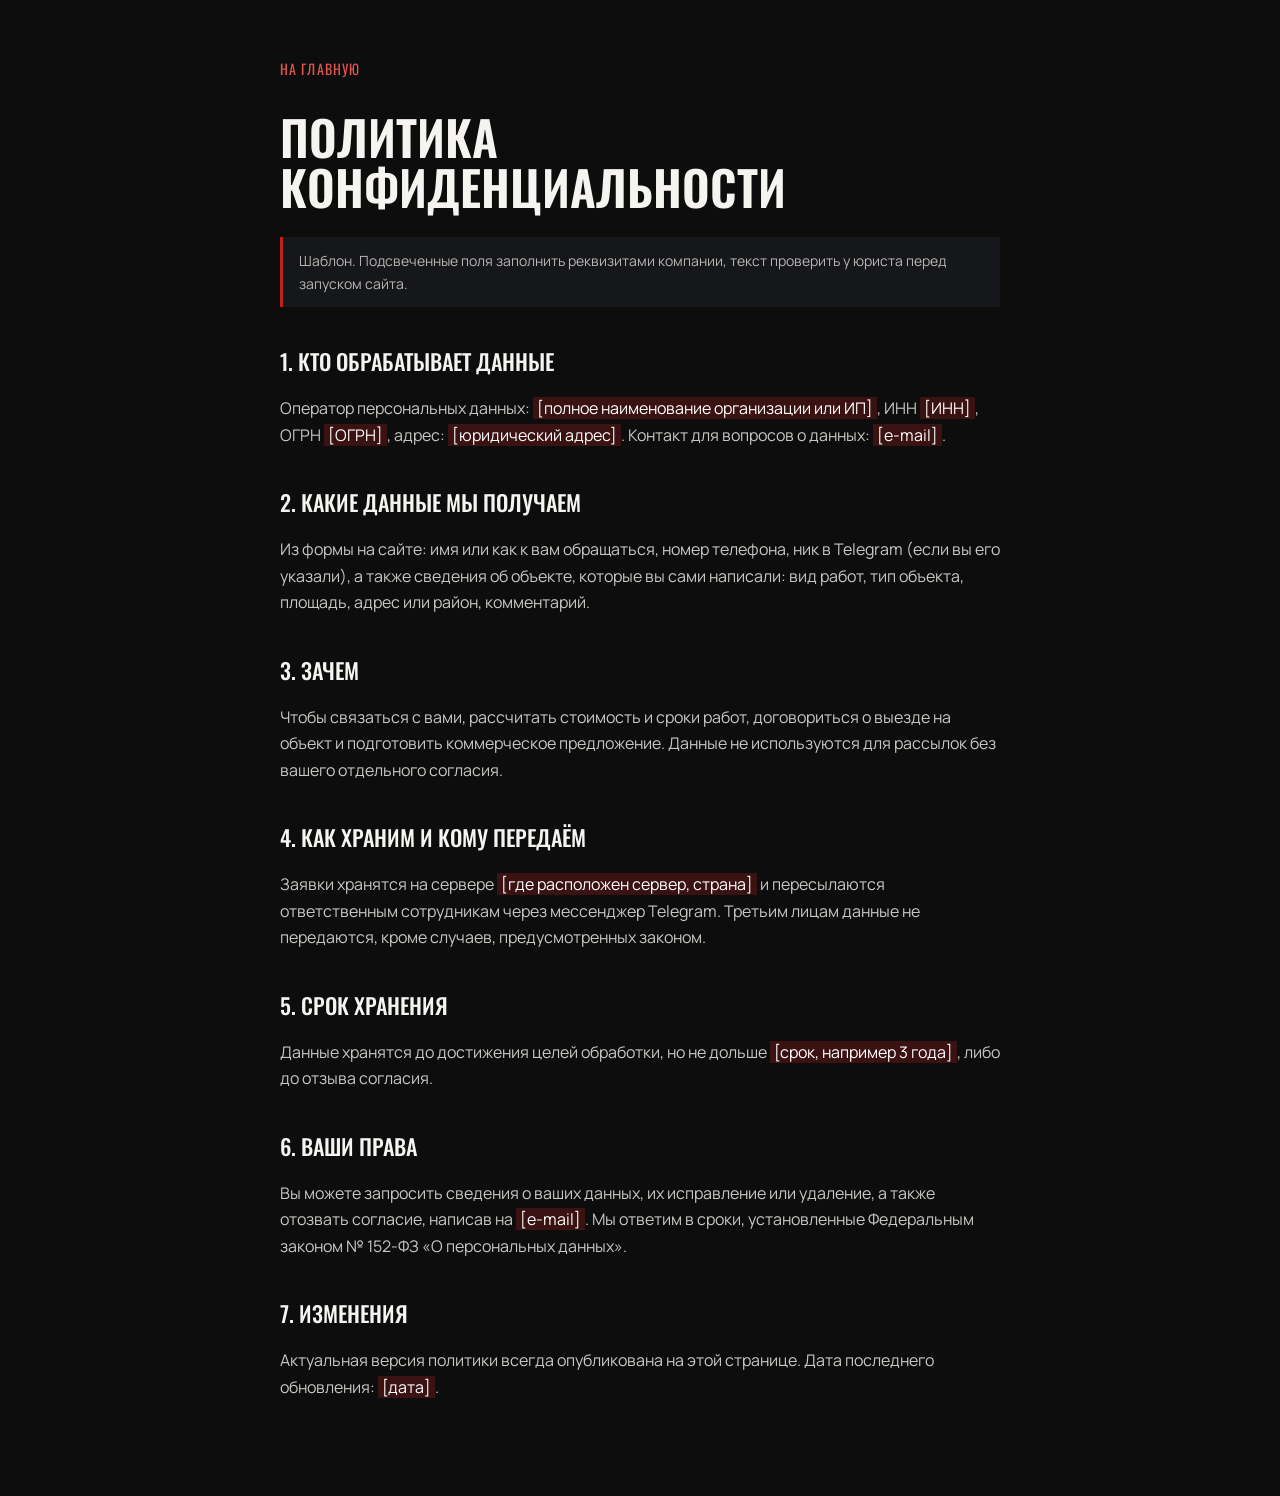
<file: privacy.html>
<!doctype html>
<html lang="ru">
<head>
<meta charset="utf-8">
<meta name="viewport" content="width=device-width, initial-scale=1">
<title>Политика конфиденциальности: AIM Building Technologies</title>
<meta name="robots" content="noindex">
<meta name="theme-color" content="#0D0D0E">
<link rel="icon" href="favicon.ico" sizes="48x48">
<link rel="icon" href="favicon.svg" type="image/svg+xml">
<style>
@font-face{font-family:Osw;src:url(fonts/oswald.woff2) format("woff2");font-weight:200 700;font-display:swap}
@font-face{font-family:Man;src:url(fonts/manrope.woff2) format("woff2");font-weight:200 800;font-display:swap}
*{box-sizing:border-box}
body{margin:0;background:#0D0D0E;color:#F5F4F1;font-family:Man,"Segoe UI",Arial,sans-serif;line-height:1.65}
.w{max-width:760px;margin:0 auto;padding:56px 20px 80px}
a{color:#F5F4F1}
.back{display:inline-block;font-family:Osw,Arial,sans-serif;letter-spacing:.08em;text-transform:uppercase;font-size:14px;color:#E2554C;text-decoration:none;margin-bottom:32px}
.back:hover{color:#F5F4F1}
h1{font-family:Osw,Arial,sans-serif;font-weight:600;text-transform:uppercase;font-size:clamp(32px,6vw,48px);line-height:1.05;margin:0 0 24px}
h2{font-family:Osw,Arial,sans-serif;font-weight:500;text-transform:uppercase;font-size:22px;margin:36px 0 10px}
p,li{color:#C9C7C2;font-size:16px}
.fill{background:rgba(192,34,27,.25);color:#fff;padding:0 4px}
.note{border-left:3px solid #C0221B;padding:12px 16px;background:#16171A;font-size:14px;color:#B8B6B1}
</style>
</head>
<body>
<main class="w">
 <a class="back" href="./">На главную</a>
 <h1>Политика конфиденциальности</h1>
 <p class="note">Шаблон. Подсвеченные поля заполнить реквизитами компании, текст проверить у юриста перед запуском сайта.</p>

 <h2>1. Кто обрабатывает данные</h2>
 <p>Оператор персональных данных: <span class="fill">[полное наименование организации или ИП]</span>, ИНН <span class="fill">[ИНН]</span>, ОГРН <span class="fill">[ОГРН]</span>, адрес: <span class="fill">[юридический адрес]</span>. Контакт для вопросов о данных: <span class="fill">[e-mail]</span>.</p>

 <h2>2. Какие данные мы получаем</h2>
 <p>Из формы на сайте: имя или как к вам обращаться, номер телефона, ник в Telegram (если вы его указали), а также сведения об объекте, которые вы сами написали: вид работ, тип объекта, площадь, адрес или район, комментарий.</p>

 <h2>3. Зачем</h2>
 <p>Чтобы связаться с вами, рассчитать стоимость и сроки работ, договориться о выезде на объект и подготовить коммерческое предложение. Данные не используются для рассылок без вашего отдельного согласия.</p>

 <h2>4. Как храним и кому передаём</h2>
 <p>Заявки хранятся на сервере <span class="fill">[где расположен сервер, страна]</span> и пересылаются ответственным сотрудникам через мессенджер Telegram. Третьим лицам данные не передаются, кроме случаев, предусмотренных законом.</p>

 <h2>5. Срок хранения</h2>
 <p>Данные хранятся до достижения целей обработки, но не дольше <span class="fill">[срок, например 3 года]</span>, либо до отзыва согласия.</p>

 <h2>6. Ваши права</h2>
 <p>Вы можете запросить сведения о ваших данных, их исправление или удаление, а также отозвать согласие, написав на <span class="fill">[e-mail]</span>. Мы ответим в сроки, установленные Федеральным законом № 152-ФЗ «О персональных данных».</p>

 <h2>7. Изменения</h2>
 <p>Актуальная версия политики всегда опубликована на этой странице. Дата последнего обновления: <span class="fill">[дата]</span>.</p>
</main>
</body>
</html>
</file>
<file: css/form.css>
/* Форма заявки: общая для обоих вариантов сайта. Углы прямые, как во всём дизайне. */
.lf{background:#16171A;border:1px solid #2A2B30;padding:40px;position:relative}
.lf h3{font-family:var(--osw);font-weight:500;font-size:28px;text-transform:uppercase;letter-spacing:.02em;margin:0 0 6px}
.lf .sub{margin:0 0 28px;font-size:15px;line-height:1.55;color:#B8B6B1}
.lf fieldset{border:0;margin:0;padding:0;min-width:0}
.lf legend{float:left;width:100%;font-family:var(--osw);font-size:15px;letter-spacing:.14em;text-transform:uppercase;color:#E2554C;padding:0;margin:0 0 18px}
.lf legend+*{clear:both}
.lf fieldset+fieldset{margin-top:30px;padding-top:28px;border-top:1px solid #2A2B30}
.lf .opt{color:#8F8D89;text-transform:none;letter-spacing:0;font-family:var(--man);font-size:13px}
.f{display:grid;gap:8px;margin-bottom:20px;align-content:start}
.f[hidden]{display:none}
.f:last-child{margin-bottom:0}
.f .lbl{font-size:15px;font-weight:600;color:#ECEAE6}
.f .lbl i{font-style:normal;color:#E2554C}
.f .hint{font-size:13px;color:#9B9A97;margin:-2px 0 0}
.row2{display:grid;grid-template-columns:1fr 1fr;gap:0 16px;align-items:start}
.lf input[type=text],.lf input[type=tel],.lf textarea{width:100%;background:#0D0D0E;border:1px solid #3A3B40;color:#F5F4F1;font:inherit;font-size:16px;padding:14px 16px;border-radius:0;transition:border-color .2s,box-shadow .2s}
.lf textarea{min-height:96px;resize:vertical;line-height:1.5}
.lf input::placeholder,.lf textarea::placeholder{color:#8E8D8A}
.lf input[type=text]:hover,.lf input[type=tel]:hover,.lf textarea:hover{border-color:#55565C}
.lf input[type=text]:focus,.lf input[type=tel]:focus,.lf textarea:focus{outline:0;border-color:#E2554C;box-shadow:0 0 0 3px rgba(226,85,76,.25)}
.f.bad input[type=text],.f.bad input[type=tel]{border-color:#F06A61}
.err{margin:0;font-size:13px;color:#F48A82;min-height:0}
.err:empty{display:none}

/* варианты ответа (кнопки-плашки) */
.chips{display:flex;flex-wrap:wrap;gap:8px}
.chip{position:relative}
.chip input{position:absolute;opacity:0;inset:0;margin:0;cursor:pointer}
.chip span{display:block;padding:10px 14px;border:1px solid #3A3B40;background:#0D0D0E;font-size:14px;color:#DAD8D3;line-height:1.3;cursor:pointer;user-select:none;transition:border-color .2s,background-color .2s,color .2s,transform .15s}
.chip:hover span{border-color:#6A6B70;color:#fff}
.chip input:checked+span{border-color:var(--r);background:rgba(192,34,27,.18);color:#fff}
.chip input:focus-visible+span{outline:2px solid #F5F4F1;outline-offset:2px}
.chip input:active+span{transform:scale(.97)}
.f.bad .chip span{border-color:#7A3A36}

.consent{display:flex;gap:12px;align-items:flex-start;font-size:14px;line-height:1.5;color:#B8B6B1;cursor:pointer}
.consent input{appearance:none;-webkit-appearance:none;flex:none;width:20px;height:20px;margin:1px 0 0;border:1px solid #55565C;background:#0D0D0E;display:grid;place-content:center;cursor:pointer}
.consent input::before{content:"";width:10px;height:6px;border:2px solid #fff;border-top:0;border-right:0;transform:rotate(-45deg) translate(1px,-1px);opacity:0}
.consent input:checked{background:var(--r);border-color:var(--r)}
.consent input:checked::before{opacity:1}
.consent input:focus-visible{outline:2px solid #F5F4F1;outline-offset:2px}
.consent a{color:#F5F4F1;text-decoration:underline;text-underline-offset:3px}
.f.bad .consent input{border-color:#F06A61}

.lf .send{margin-top:28px;display:flex;flex-wrap:wrap;align-items:center;gap:14px 20px}
.lf .send .btn{min-width:240px}
.lf .send .btn[disabled]{opacity:.7;cursor:progress}
.lf .send .btn[disabled] .t1{display:none}
.lf .send .btn:not([disabled]) .t2{display:none}
.lf .send p{margin:0;font-size:13px;color:#9B9A97;flex:1;min-width:180px}
.hp{position:absolute!important;left:-9999px!important;width:1px;height:1px;overflow:hidden}

/* состояния: форма, отправлено, ошибка */
.lf [data-panel]{display:none}
.lf[data-state="ok"] [data-panel="ok"],.lf[data-state="fail"] [data-panel="fail"]{display:block}
.lf[data-state="ok"] form,.lf[data-state="fail"] form{display:none}
.lf [data-panel]:focus{outline:0}
.lf [data-panel] .mk{width:56px;height:56px;border:2px solid var(--r);display:grid;place-content:center;margin-bottom:22px}
.lf [data-panel] .mk svg{width:30px;height:30px;color:#fff}
.lf .tick{width:22px;height:12px;border:3px solid #fff;border-top:0;border-right:0;transform:translateY(-3px) rotate(-45deg)}
.lf .bang{font-family:var(--osw);font-weight:600;font-size:30px;line-height:1;color:#fff}
.lf [data-panel] h3{font-size:32px}
.lf [data-panel] p{font-size:16px;line-height:1.6;color:#B8B6B1;margin:10px 0 0;max-width:46ch}
.lf [data-panel] .demo{font-size:13px;color:#9B9A97;border-left:2px solid var(--r);padding-left:12px;margin-top:18px}
.lf [data-panel] .acts{display:flex;flex-wrap:wrap;gap:12px;margin-top:26px}
.lf .linkbtn{background:none;border:0;padding:0;font:inherit;font-size:15px;color:#F5F4F1;text-decoration:underline;text-underline-offset:4px;cursor:pointer}
.lf .linkbtn:hover{color:#E2554C}

@media (max-width:767px){
 .lf{padding:26px 18px 28px;margin:0 calc(-1 * var(--pad) + 0px)}
 .lf h3{font-size:24px}
 .row2{grid-template-columns:1fr}
 .chip span{padding:10px 12px}
 .lf .send .btn{width:100%;min-width:0}
}
</file>
